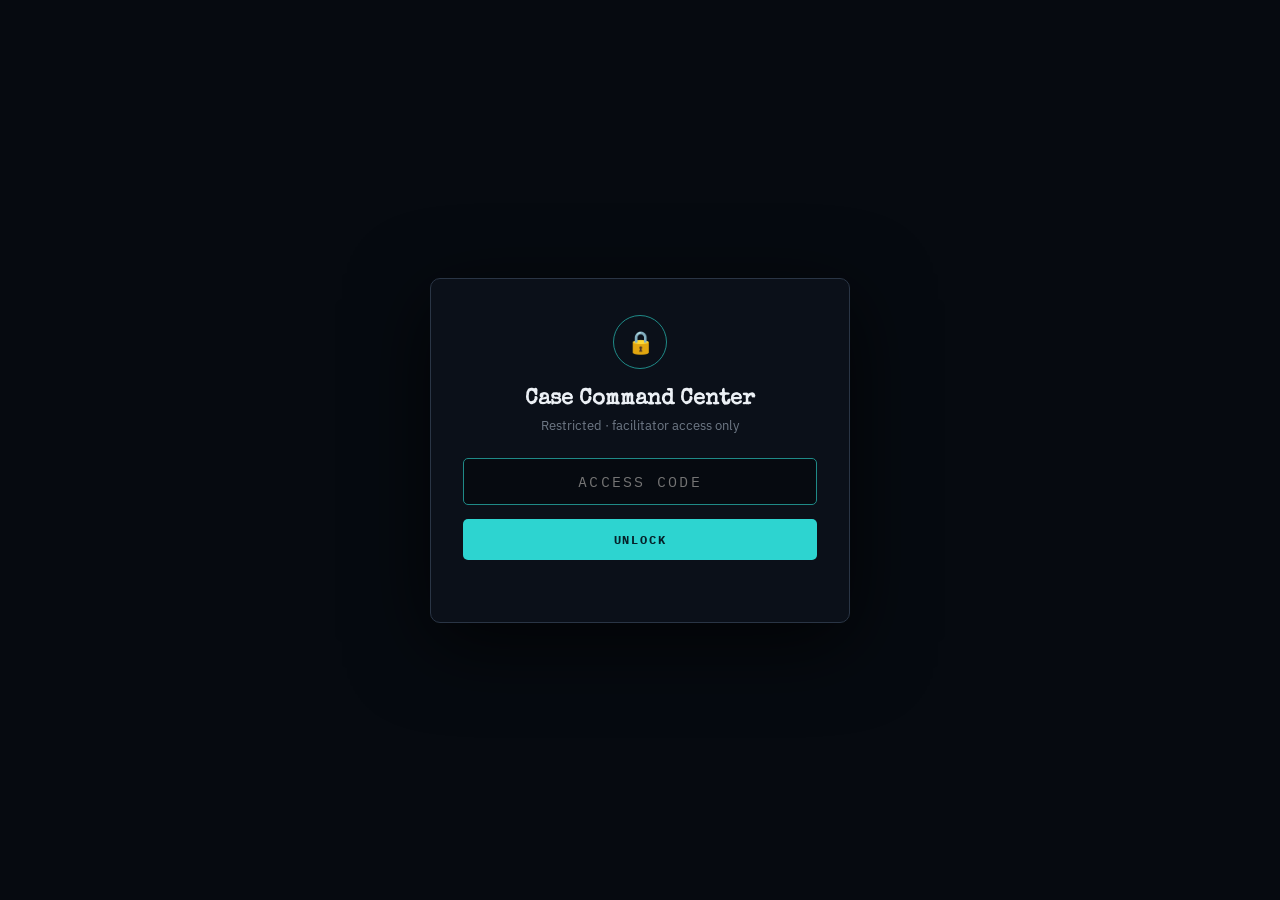
<file: src/main/resources/static/admin.html>
<!DOCTYPE html>
<html lang="en">
<head>
<meta charset="UTF-8">
<meta name="viewport" content="width=device-width, initial-scale=1.0">
<title>Case Command Center — SignalPursuits Admin</title>
<link rel="preconnect" href="https://fonts.googleapis.com">
<link rel="preconnect" href="https://fonts.gstatic.com" crossorigin>
<link href="https://fonts.googleapis.com/css2?family=IBM+Plex+Mono:wght@400;500;600&family=IBM+Plex+Sans:wght@400;500;600;700&family=IBM+Plex+Serif:wght@500;600&family=Special+Elite&display=swap" rel="stylesheet">
<script src="data.js"></script>
<style>
  :root{
    --bg:#060a10; --bg-1:#0b1019; --bg-2:#111722; --bg-3:#1a2230;
    --line:#1f2836; --line-2:#2a3545;
    --accent:#2dd4d0; --accent-bright:#6ef0ed; --accent-dim:#1f8a87;
    --red:#e84a5c; --green:#6fb78a; --amber:#d9b06a; --gold:#d9b06a;
    --txt:#ecf0f5; --txt-2:#b0b8c4; --txt-dim:#6f7986; --txt-faint:#4a5260;
    --mono:'IBM Plex Mono',ui-monospace,Menlo,monospace;
    --sans:'IBM Plex Sans',-apple-system,system-ui,sans-serif;
    --serif:'IBM Plex Serif',Georgia,serif;
    --type:'Special Elite','IBM Plex Mono',monospace;
  }
  *{box-sizing:border-box;}
  html,body{margin:0;background:var(--bg);color:var(--txt);font-family:var(--sans);font-size:14px;}
  body::before{content:'';position:fixed;inset:0;pointer-events:none;z-index:0;
    background:
      radial-gradient(ellipse 80% 50% at 50% -10%, rgba(45,212,208,.05), transparent 55%),
      linear-gradient(180deg,#070c13,#060a10);}
  .wrap{position:relative;z-index:1;max-width:1480px;margin:0 auto;padding:28px 30px 80px;}

  /* Lock screen */
  .lock{position:fixed;inset:0;z-index:50;display:grid;place-items:center;background:var(--bg);}
  .lock-card{width:min(420px,92%);background:var(--bg-1);border:1px solid var(--line-2);border-radius:10px;padding:36px 32px;text-align:center;box-shadow:0 20px 80px rgba(0,0,0,.7);}
  .lock-badge{width:54px;height:54px;border-radius:50%;border:1px solid var(--accent-dim);color:var(--accent);display:grid;place-items:center;margin:0 auto 20px;font-size:22px;}
  .lock h1{font-family:var(--type);font-size:22px;margin:0 0 6px;}
  .lock p{color:var(--txt-dim);font-size:13px;margin:0 0 24px;}
  .lock input{width:100%;background:var(--bg);border:1px solid var(--line-2);color:var(--txt);font-family:var(--mono);font-size:15px;letter-spacing:.15em;text-align:center;padding:13px;border-radius:5px;outline:none;}
  .lock input:focus{border-color:var(--accent-dim);}
  .lock button{margin-top:14px;width:100%;background:var(--accent);color:#06222a;border:0;font-family:var(--mono);font-weight:700;letter-spacing:.15em;text-transform:uppercase;font-size:12px;padding:13px;border-radius:5px;cursor:pointer;}
  .lock .err{color:var(--red);font-family:var(--mono);font-size:11px;margin-top:12px;min-height:14px;letter-spacing:.05em;}

  /* Header */
  .head{display:flex;align-items:flex-end;justify-content:space-between;flex-wrap:wrap;gap:14px;margin-bottom:26px;}
  .head h1{font-family:var(--type);font-size:26px;margin:0;color:var(--txt);font-weight:400;line-height:1.15;}
  .head h1 .a{color:var(--accent);}
  .head .meta{font-family:var(--mono);font-size:12px;color:var(--txt-dim);margin-top:10px;letter-spacing:.04em;}
  .head .meta .live{color:var(--green);}
  .head .meta b{color:var(--txt-2);font-weight:500;}

  /* Stat cards */
  .stats{display:grid;grid-template-columns:repeat(4,1fr);gap:14px;margin-bottom:14px;}
  .card{background:var(--bg-1);border:1px solid var(--line);border-radius:10px;padding:18px 20px;}
  .card .l{font-family:var(--mono);font-size:10px;letter-spacing:.2em;text-transform:uppercase;color:var(--txt-dim);}
  .card .v{font-size:38px;font-weight:700;line-height:1.1;margin-top:8px;font-family:var(--serif);}
  .card.accent .v{color:var(--accent);}
  .card.green .v{color:var(--green);}
  .card.amber .v{color:var(--amber);}

  .tiers{display:grid;grid-template-columns:1.4fr repeat(4,1fr) 1fr;gap:14px;margin-bottom:22px;}
  .tcard{background:var(--bg-1);border:1px solid var(--line);border-radius:10px;padding:14px 16px;}
  .tcard .l{font-family:var(--mono);font-size:9px;letter-spacing:.18em;text-transform:uppercase;color:var(--txt-dim);}
  .tcard .v{font-size:26px;font-weight:700;margin-top:6px;font-family:var(--serif);}
  .tcard .s{font-family:var(--mono);font-size:10px;color:var(--txt-dim);margin-top:2px;}
  .tcard.lead{border-color:var(--accent-dim);}
  .tcard.lead .v{color:var(--accent);}
  .tcard.confirmed .v{color:var(--green);} .tcard.confirmed .l{color:var(--green);}
  .tcard.probable .v{color:var(--accent);}
  .tcard.inconclusive .v{color:var(--amber);}
  .tcard.insufficient .v{color:var(--txt-2);}
  .tcard.meet .v{color:var(--accent);}

  /* Actions */
  .actions{display:flex;gap:10px;flex-wrap:wrap;margin-bottom:24px;align-items:center;}
  .btn{background:var(--bg-2);border:1px solid var(--line-2);color:var(--txt);font-family:var(--mono);font-size:11px;letter-spacing:.1em;text-transform:uppercase;padding:10px 16px;border-radius:5px;cursor:pointer;display:inline-flex;align-items:center;gap:8px;}
  .btn:hover{border-color:var(--accent-dim);background:var(--bg-3);}
  .btn.primary{background:var(--accent);color:#06222a;border-color:var(--accent);font-weight:700;}
  .btn.primary:hover{background:var(--accent-bright);}
  .toggle{margin-left:auto;display:inline-flex;align-items:center;gap:9px;font-family:var(--mono);font-size:11px;color:var(--txt-dim);letter-spacing:.08em;text-transform:uppercase;cursor:pointer;}
  .switch{width:38px;height:20px;border-radius:11px;background:var(--bg-3);border:1px solid var(--line-2);position:relative;transition:.2s;}
  .switch::after{content:'';position:absolute;top:1px;left:1px;width:16px;height:16px;border-radius:50%;background:var(--txt-dim);transition:.2s;}
  .toggle.on .switch{background:rgba(45,212,208,.25);border-color:var(--accent-dim);}
  .toggle.on .switch::after{left:19px;background:var(--accent);}

  /* Panels */
  .panel{background:var(--bg-1);border:1px solid var(--line);border-radius:12px;padding:22px 24px;margin-bottom:22px;}
  .panel h2{font-family:var(--mono);font-size:11px;letter-spacing:.2em;text-transform:uppercase;color:var(--accent);margin:0 0 18px;display:flex;align-items:center;gap:9px;}

  /* Leaderboard */
  .lb-row{display:grid;grid-template-columns:54px 70px 1fr auto;align-items:center;gap:18px;padding:14px 0;border-bottom:1px solid var(--line);}
  .lb-row:last-child{border-bottom:0;}
  .lb-rank{font-family:var(--type);font-size:22px;}
  .lb-row:nth-child(1) .lb-rank{color:var(--accent);}
  .lb-team{font-family:var(--mono);font-size:18px;font-weight:600;}
  .lb-meta{display:flex;flex-direction:column;gap:3px;}
  .lb-meta .nm{font-size:13px;color:var(--txt-2);}
  .lb-meta .pts{font-family:var(--mono);font-size:11px;color:var(--green);}
  .lb-tags{display:flex;flex-wrap:wrap;gap:6px;justify-content:flex-end;max-width:520px;}
  .tag{font-family:var(--mono);font-size:10px;letter-spacing:.06em;padding:4px 9px;border-radius:11px;border:1px solid var(--line-2);color:var(--txt-2);background:var(--bg-2);white-space:nowrap;}
  .tag.lit{border-color:var(--accent-dim);color:var(--accent);}
  .tag.meet{border-color:var(--green);color:var(--green);}
  .tag.tier{border-color:var(--amber);color:var(--amber);}

  /* Table */
  table{width:100%;border-collapse:collapse;}
  thead th{font-family:var(--mono);font-size:9.5px;letter-spacing:.14em;text-transform:uppercase;color:var(--txt-dim);font-weight:400;text-align:left;padding:0 14px 12px;border-bottom:1px solid var(--line-2);}
  tbody td{padding:13px 14px;border-bottom:1px solid var(--line);font-size:13px;vertical-align:middle;}
  tbody tr:hover{background:var(--bg-2);}
  .rank{font-family:var(--type);font-size:16px;color:var(--txt-dim);}
  .team{font-family:var(--mono);font-weight:600;font-size:15px;display:flex;align-items:center;gap:8px;}
  .live-dot{width:7px;height:7px;border-radius:50%;background:var(--green);box-shadow:0 0 8px var(--green);}
  .demo-dot{width:7px;height:7px;border-radius:50%;background:var(--txt-faint);}
  .stage{font-family:var(--mono);font-size:11px;color:var(--txt-2);letter-spacing:.04em;}
  .stage.done{color:var(--green);}
  .scorecell{font-family:var(--mono);}
  .scorecell .m{color:var(--txt-faint);font-size:11px;}
  .total{font-family:var(--mono);font-weight:700;font-size:15px;}
  .pill{font-family:var(--mono);font-size:10px;letter-spacing:.1em;text-transform:uppercase;padding:3px 9px;border-radius:4px;border:1px solid var(--line-2);color:var(--txt-2);}
  .pill.confirmed{border-color:var(--green);color:var(--green);}
  .pill.probable{border-color:var(--accent-dim);color:var(--accent);}
  .pill.inconclusive{border-color:var(--amber);color:var(--amber);}
  .pill.insufficient{border-color:var(--line-2);color:var(--txt-dim);}
  .deal{font-family:var(--mono);color:var(--accent);}
  .meet-y{color:var(--green);} .meet-n{color:var(--txt-faint);}
  .upd{font-family:var(--mono);font-size:11px;color:var(--txt-dim);}

  /* Modal */
  .veil{position:fixed;inset:0;z-index:40;background:rgba(0,0,0,.7);backdrop-filter:blur(4px);display:grid;place-items:center;padding:40px;}
  .modal{background:var(--bg-1);border:1px solid var(--line-2);border-radius:10px;max-width:560px;width:100%;max-height:84vh;overflow:auto;padding:26px 28px;box-shadow:0 20px 80px rgba(0,0,0,.7);}
  .modal h3{font-family:var(--type);font-size:20px;margin:0 0 4px;}
  .modal .sub{color:var(--txt-dim);font-size:12px;margin-bottom:18px;}
  .modal .x{float:right;background:none;border:0;color:var(--txt-dim);font-size:22px;cursor:pointer;}
  .code-row{display:flex;align-items:center;justify-content:space-between;padding:11px 0;border-bottom:1px solid var(--line);}
  .code-row .t{font-family:var(--mono);font-size:14px;}
  .code-row .c{font-family:var(--mono);font-size:16px;letter-spacing:.25em;color:var(--accent);}

  .empty{color:var(--txt-dim);font-size:13px;text-align:center;padding:30px;font-family:var(--mono);}
  @media (max-width:1100px){.stats{grid-template-columns:repeat(2,1fr);}.tiers{grid-template-columns:repeat(3,1fr);}.lb-tags{display:none;}}
</style>
</head>
<body>
<div id="lock" class="lock">
  <div class="lock-card">
    <div class="lock-badge">🔒</div>
    <h1>Case Command Center</h1>
    <p>Restricted · facilitator access only</p>
    <input id="pw" type="password" placeholder="ACCESS CODE" autocomplete="off" />
    <button id="pwbtn">Unlock</button>
    <div class="err" id="pwerr"></div>
  </div>
</div>

<div class="wrap" id="app" style="display:none">
  <div class="head">
    <div>
      <h1>Case Command Center <span class="a">— SignalPursuits Ops</span></h1>
      <div class="meta"><b id="teamCount">0</b> teams registered · <span class="live">● live</span> · last refresh <b id="refreshTime">—</b></div>
    </div>
  </div>

  <div class="stats" id="stats"></div>
  <div class="tiers" id="tierStats"></div>

  <div class="actions">
    <button class="btn" id="csvBtn">⬇ Export CSV</button>
    <button class="btn" id="codeBtn">🔑 Phase 2 Access Codes</button>
    <button class="btn primary" id="refreshBtn">⟳ Refresh</button>
    <div class="toggle on" id="demoToggle"><span class="switch"></span> Demo data</div>
  </div>

  <div class="panel">
    <h2>◆ Top Performers</h2>
    <div id="leaderboard"></div>
  </div>

  <div class="panel">
    <h2>▦ Live Team Tracker</h2>
    <div style="overflow-x:auto">
      <table>
        <thead><tr>
          <th>#</th><th>Team</th><th>Stage</th><th>Contact</th>
          <th>Phase 1</th><th>Discovery</th><th>Total</th><th>Tier</th><th>Deal</th><th>Meeting</th><th>Last Update</th>
        </tr></thead>
        <tbody id="tbody"></tbody>
      </table>
    </div>
  </div>
</div>

<div id="modalRoot"></div>

<script>
(function(){
  const ADMIN_PASSCODE = "MERIDIAN-OPS";   // change me to rotate access

  const D = window.HEIST_DATA;
  const TIERS = D.SCORING.tiers;
  const PERSONAS = D.PERSONAS.filter(p=>p.level!=="decoy");

  // ───────── Data: real feed + simulated demo teams ─────────
  let demoOn = true;
  let demoTeams = {};
  const STAGES_FLOW = ["Investigation","Hypothesis","Persons of Interest","Outreach","Cold Call","Phase 1 Filed","Contact Review","Pre-Call Plan","Discovery Call","Recommendation","Findings"];

  function tierFor(total){ return (TIERS.find(t=>total>=t.threshold)||TIERS[TIERS.length-1]); }
  function rid(n){ return Math.floor(Math.random()*n); }
  function pick(a){ return a[rid(a.length)]; }

  function makeDemoTeam(){
    const finished = Math.random()<0.55;
    const persona = pick(PERSONAS);
    let phase1 = 120+rid(280);
    let phase2 = finished ? 80+rid(270) : (Math.random()<0.5? rid(180):0);
    const stageIdx = finished ? STAGES_FLOW.length-1 : rid(STAGES_FLOW.length-1);
    if(!finished) phase2 = stageIdx<6 ? 0 : rid(180);
    const total = phase1+phase2;
    return {
      teamId: String(100+rid(900)),
      stage: STAGES_FLOW[stageIdx],
      finished,
      persona: persona.name, personaTier: persona.level,
      phase1, phase1Max:400, phase2, phase2Max:350, total,
      tier: finished? tierFor(total).name : "—",
      deal: finished? tierFor(total).deal : "—",
      meetingEarned: Math.random()<0.6,
      ice:{ implication: rid(100), champion: rid(100), economicBuyer: rid(100) },
      updated: Date.now()-rid(900000), startedAt: Date.now()-rid(3600000),
      _demo:true,
    };
  }
  function seedDemo(n){ demoTeams={}; for(let i=0;i<n;i++){ const t=makeDemoTeam(); demoTeams[t.teamId]=t; } }

  function realTeams(){ try{ return JSON.parse(localStorage.getItem("cf-teams")||"{}"); }catch(e){ return {}; } }

  function allTeams(){
    const real = realTeams();
    const merged = {};
    if(demoOn) Object.assign(merged, demoTeams);
    Object.assign(merged, real); // real overrides demo on id collision
    Object.keys(real).forEach(k=>{ merged[k]._demo=false; });
    return Object.values(merged);
  }

  // ───────── Render ─────────
  function fmtAgo(ts){ const s=Math.floor((Date.now()-ts)/1000); if(s<60)return s+"s ago"; if(s<3600)return Math.floor(s/60)+"m ago"; return Math.floor(s/3600)+"h ago"; }

  function render(){
    const teams = allTeams().sort((a,b)=>b.total-a.total);
    const finished = teams.filter(t=>t.finished);
    const inProg = teams.filter(t=>!t.finished);
    const avg = teams.length? Math.round(teams.reduce((s,t)=>s+t.total,0)/teams.length):0;
    const leader = teams[0];
    const meetings = teams.filter(t=>t.meetingEarned).length;
    const countBy = name => finished.filter(t=>t.tier===name).length;

    document.getElementById("teamCount").textContent = teams.length;
    document.getElementById("refreshTime").textContent = new Date().toLocaleTimeString();

    document.getElementById("stats").innerHTML = [
      ["Teams Registered", teams.length, ""],
      ["In Progress", inProg.length, "accent"],
      ["Finished", finished.length, "green"],
      ["Avg Score", avg, ""],
    ].map(([l,v,c])=>`<div class="card ${c}"><div class="l">${l}</div><div class="v">${v}</div></div>`).join("");

    document.getElementById("tierStats").innerHTML = `
      <div class="tcard lead"><div class="l">Leader</div><div class="v">${leader?("#"+leader.teamId):"—"}</div><div class="s">${leader?leader.total+" pts":""}</div></div>
      <div class="tcard confirmed"><div class="l">Confirmed</div><div class="v">${countBy("Confirmed")}</div></div>
      <div class="tcard probable"><div class="l">Probable</div><div class="v">${countBy("Probable")}</div></div>
      <div class="tcard inconclusive"><div class="l">Inconclusive</div><div class="v">${countBy("Inconclusive")}</div></div>
      <div class="tcard insufficient"><div class="l">Insufficient</div><div class="v">${countBy("Insufficient")}</div></div>
      <div class="tcard meet"><div class="l">Meetings Earned</div><div class="v">${meetings}</div></div>`;

    // Leaderboard top 3
    document.getElementById("leaderboard").innerHTML = teams.slice(0,3).map((t,i)=>{
      const tags=[];
      if(t.ice.implication>=60) tags.push('<span class="tag lit">Implication</span>');
      if(t.ice.champion>=60) tags.push('<span class="tag lit">Champion</span>');
      if(t.ice.economicBuyer>=60) tags.push('<span class="tag lit">Economic Buyer</span>');
      if(t.meetingEarned) tags.push('<span class="tag meet">Meeting Earned</span>');
      if(t.finished) tags.push(`<span class="tag tier">${t.tier} · ${t.deal}</span>`);
      return `<div class="lb-row">
        <div class="lb-rank">#${i+1}</div>
        <div class="lb-team">${t.teamId}</div>
        <div class="lb-meta"><span class="nm">${t.persona}</span><span class="pts">${t.total} pts · ${t.stage}</span></div>
        <div class="lb-tags">${tags.join("")||'<span class="tag">In progress</span>'}</div>
      </div>`;
    }).join("") || '<div class="empty">No teams yet.</div>';

    // Table
    document.getElementById("tbody").innerHTML = teams.map((t,i)=>`
      <tr>
        <td class="rank">${i+1}</td>
        <td><div class="team"><span class="${t._demo?'demo-dot':'live-dot'}"></span>${t.teamId}</div></td>
        <td><span class="stage ${t.finished?'done':''}">${t.finished?'✓ ':''}${t.stage}</span></td>
        <td>${t.persona}</td>
        <td class="scorecell">${t.phase1}<span class="m">/${t.phase1Max}</span></td>
        <td class="scorecell">${t.phase2}<span class="m">/${t.phase2Max}</span></td>
        <td class="total">${t.total}</td>
        <td>${t.finished?`<span class="pill ${t.tier.toLowerCase()}">${t.tier}</span>`:'<span class="pill">—</span>'}</td>
        <td class="deal">${t.deal}</td>
        <td>${t.meetingEarned?'<span class="meet-y">✓ yes</span>':'<span class="meet-n">—</span>'}</td>
        <td class="upd">${fmtAgo(t.updated)}</td>
      </tr>`).join("") || '<tr><td colspan="11" class="empty">No teams yet — start a game (or enable Demo data).</td></tr>';
  }

  // ───────── Access code generator (mirrors the game) ─────────
  function accessCode(teamId, quality){
    const seed=(teamId||"TEAM")+":"+(quality||50);
    let h=0; for(let i=0;i<seed.length;i++) h=((h<<5)-h+seed.charCodeAt(i))|0;
    const chars="ABCDEFGHJKLMNPQRSTUVWXYZ234679"; let out="",n=Math.abs(h);
    for(let i=0;i<6;i++){ out+=chars[n%chars.length]; n=Math.floor(n/chars.length)+17*(i+1); }
    return out;
  }
  function showCodes(){
    const teams=allTeams().filter(t=>STAGES_FLOW.indexOf(t.stage)>=5).sort((a,b)=>a.teamId-b.teamId);
    const rows=teams.map(t=>`<div class="code-row"><span class="t">Team ${t.teamId}<span style="color:var(--txt-dim)"> · ${t.persona}</span></span><span class="c">${accessCode(t.teamId,t.ice.implication)}</span></div>`).join("")||'<div class="empty">No teams have cleared Phase 1 yet.</div>';
    document.getElementById("modalRoot").innerHTML=`<div class="veil" id="veil"><div class="modal"><button class="x" id="mx">×</button><h3>Phase 2 Access Codes</h3><div class="sub">Re-entry codes for teams that cleared Phase 1.</div>${rows}</div></div>`;
    document.getElementById("mx").onclick=()=>document.getElementById("modalRoot").innerHTML="";
    document.getElementById("veil").onclick=e=>{ if(e.target.id==="veil") document.getElementById("modalRoot").innerHTML=""; };
  }

  function exportCSV(){
    const teams=allTeams().sort((a,b)=>b.total-a.total);
    const head=["Rank","Team","Stage","Contact","Phase1","Phase2","Total","Tier","Deal","MeetingEarned","Source"];
    const rows=teams.map((t,i)=>[i+1,t.teamId,t.stage,t.persona,t.phase1,t.phase2,t.total,t.tier,t.deal,t.meetingEarned?"yes":"no",t._demo?"demo":"live"]);
    const csv=[head,...rows].map(r=>r.map(c=>`"${String(c).replace(/"/g,'""')}"`).join(",")).join("\n");
    const blob=new Blob([csv],{type:"text/csv"}); const a=document.createElement("a");
    a.href=URL.createObjectURL(blob); a.download="case-command-"+new Date().toISOString().slice(0,10)+".csv"; a.click();
  }

  // ───────── Boot + live updates ─────────
  function boot(){
    seedDemo(16);
    render();
    document.getElementById("refreshBtn").onclick=render;
    document.getElementById("csvBtn").onclick=exportCSV;
    document.getElementById("codeBtn").onclick=showCodes;
    const dt=document.getElementById("demoToggle");
    dt.onclick=()=>{ demoOn=!demoOn; dt.classList.toggle("on",demoOn); render(); };

    // live: react to game telemetry
    try{ const ch=new BroadcastChannel("cf-admin"); ch.onmessage=()=>render(); }catch(e){}
    window.addEventListener("storage",e=>{ if(e.key==="cf-teams") render(); });

    // demo drift: nudge a few demo teams every 5s so the board feels live
    setInterval(()=>{
      if(!demoOn) { render(); return; }
      const ids=Object.keys(demoTeams);
      for(let k=0;k<3 && ids.length;k++){
        const t=demoTeams[pick(ids)];
        if(t.finished) continue;
        const i=STAGES_FLOW.indexOf(t.stage);
        if(i<STAGES_FLOW.length-1 && Math.random()<0.5){
          t.stage=STAGES_FLOW[i+1];
          if(i+1<6) t.phase1=Math.min(400,t.phase1+rid(40));
          else { t.phase2=Math.min(350,t.phase2+rid(50)); }
          if(t.stage==="Findings"){ t.finished=true; t.total=t.phase1+t.phase2; t.tier=tierFor(t.total).name; t.deal=tierFor(t.total).deal; }
          else t.total=t.phase1+t.phase2;
          t.updated=Date.now();
        }
      }
      render();
    },5000);
  }

  // ───────── Access control (client-side gate; not linked from the game) ─────────
  function unlock(){ document.getElementById("lock").style.display="none"; document.getElementById("app").style.display="block"; boot(); }
  const qsKey = new URLSearchParams(location.search).get("key");
  if (qsKey === ADMIN_PASSCODE || sessionStorage.getItem("cf-admin-auth") === ADMIN_PASSCODE) {
    sessionStorage.setItem("cf-admin-auth", ADMIN_PASSCODE); unlock();
  } else {
    const pw=document.getElementById("pw"), btn=document.getElementById("pwbtn"), err=document.getElementById("pwerr");
    const tryUnlock=()=>{ if(pw.value.trim()===ADMIN_PASSCODE){ sessionStorage.setItem("cf-admin-auth",ADMIN_PASSCODE); unlock(); } else { err.textContent="Incorrect code."; pw.value=""; } };
    btn.onclick=tryUnlock; pw.onkeydown=e=>{ if(e.key==="Enter") tryUnlock(); }; pw.focus();
  }
})();
</script>
</body>
</html>
</file>
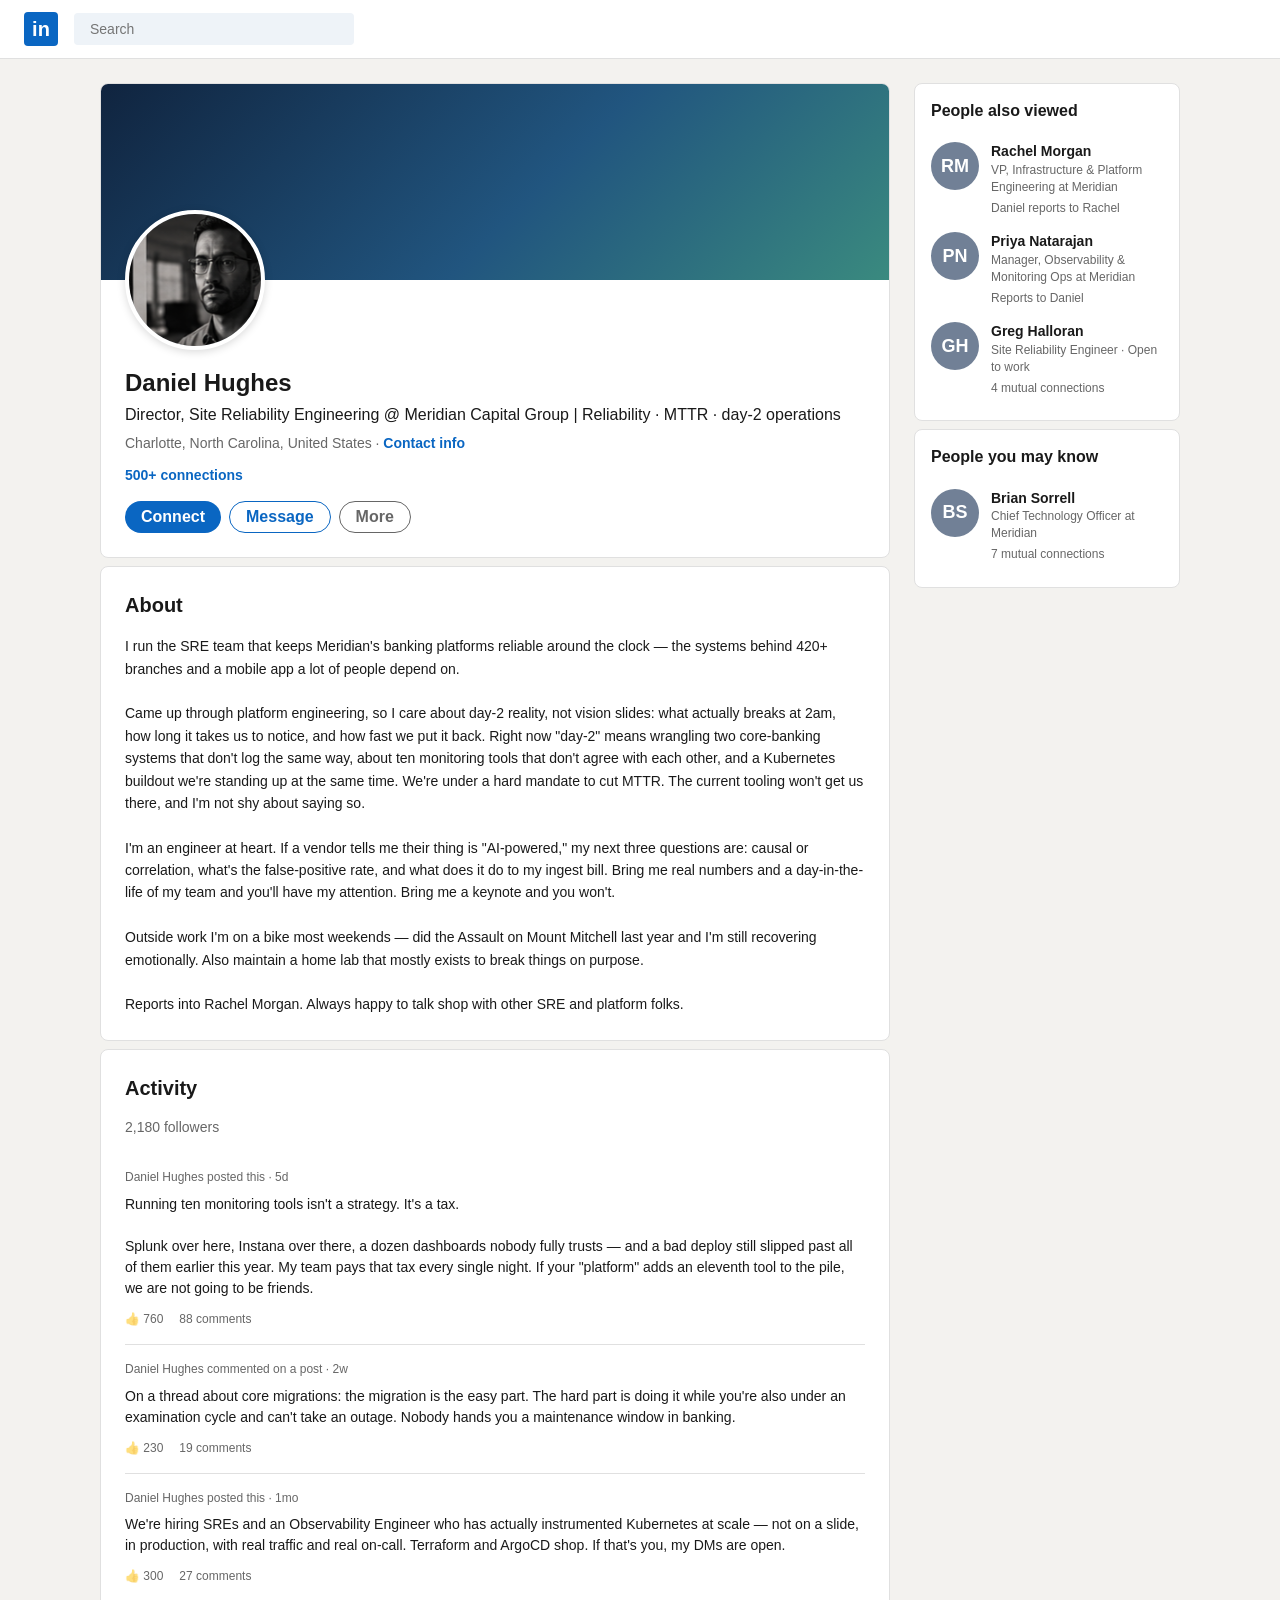
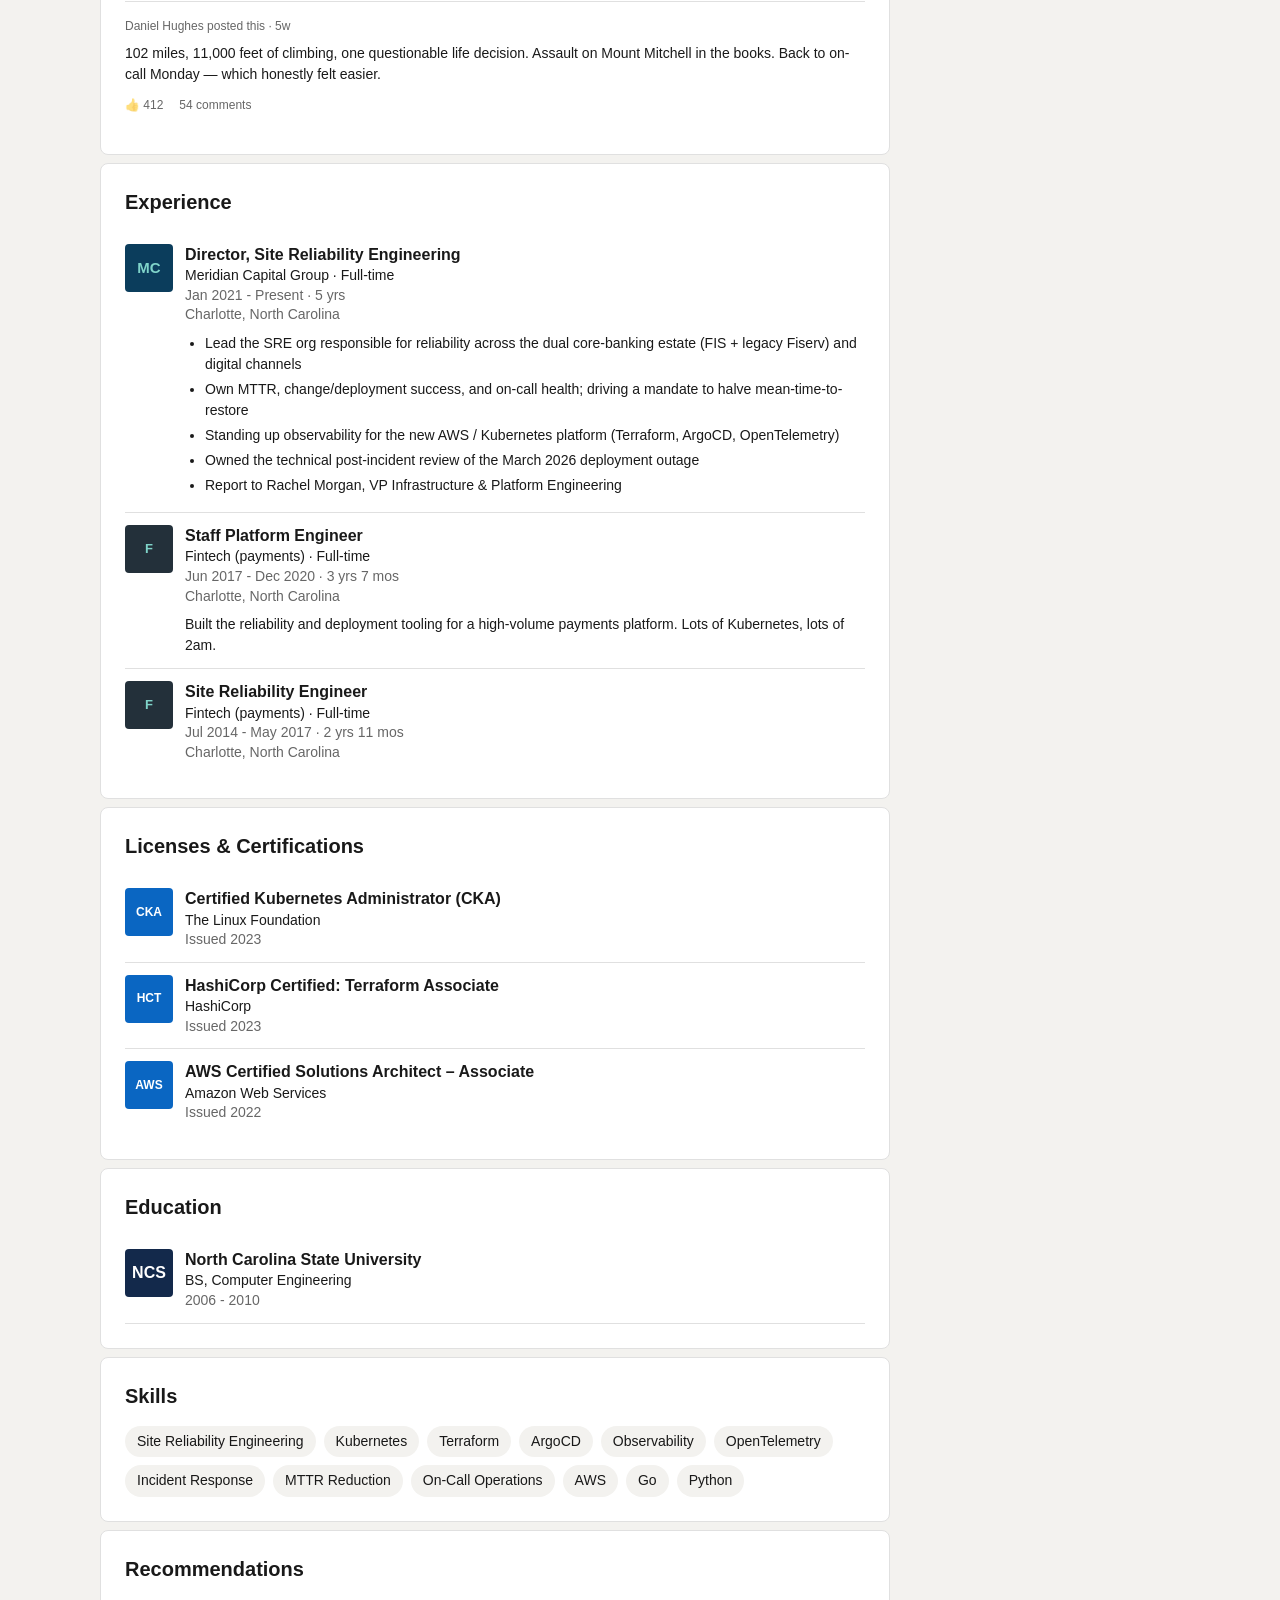
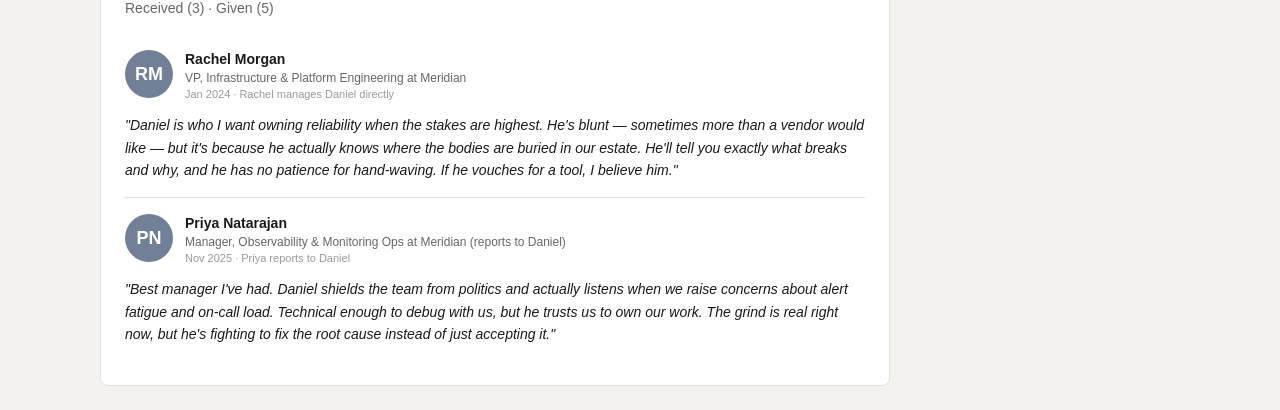
<file: src/main/resources/static/assets/daniel-linkedin.html>
<!DOCTYPE html>
<html lang="en">
<head>
<meta charset="UTF-8">
<meta name="viewport" content="width=device-width, initial-scale=1.0">
<title>Daniel Hughes - LinkedIn</title>
<style>
  *{margin:0;padding:0;box-sizing:border-box;}
  body{font-family:-apple-system,BlinkMacSystemFont,'Segoe UI',Roboto,Oxygen,Ubuntu,sans-serif;background:#f3f2ef;color:#000000e6;line-height:1.4;}
  .header-bar{background:#fff;border-bottom:1px solid #e0e0e0;padding:12px 24px;display:flex;align-items:center;gap:16px;position:sticky;top:0;z-index:100;}
  .linkedin-logo{width:34px;height:34px;background:#0a66c2;border-radius:4px;display:flex;align-items:center;justify-content:center;color:#fff;font-weight:bold;font-size:20px;flex-shrink:0;}
  .search-bar{background:#eef3f8;border-radius:4px;padding:8px 16px;width:280px;border:none;font-size:14px;}
  .container{max-width:1128px;margin:24px auto;display:grid;grid-template-columns:790px 1fr;gap:24px;padding:0 24px;}
  .main-content{display:flex;flex-direction:column;gap:8px;}
  .card{background:#fff;border-radius:8px;border:1px solid #e0e0e0;overflow:hidden;}
  .profile-header{position:relative;}
  .banner{height:196px;background:linear-gradient(135deg,#10243f 0%,#21557f 55%,#3a8a7f 100%);}
  .profile-photo{width:140px;height:140px;border-radius:50%;border:4px solid #fff;overflow:hidden;flex-shrink:0;position:relative;z-index:10;box-shadow:0 2px 8px rgba(0,0,0,.15);margin:-70px 0 16px 24px;background:#e9eef3;}
  .profile-photo img{width:100%;height:100%;object-fit:cover;}
  .profile-info{padding:0 24px 24px;}
  .profile-name{font-size:24px;font-weight:600;}
  .profile-headline{font-size:16px;margin-top:4px;font-weight:400;}
  .profile-location{font-size:14px;color:#00000099;margin-top:8px;}
  .profile-location a{color:#0a66c2;text-decoration:none;font-weight:600;}
  .connections{font-size:14px;color:#0a66c2;font-weight:600;margin-top:12px;}
  .action-buttons{display:flex;gap:8px;margin-top:16px;}
  .btn{padding:6px 16px;border-radius:24px;font-size:16px;font-weight:600;cursor:pointer;border:none;}
  .btn-primary{background:#0a66c2;color:#fff;}
  .btn-secondary{background:transparent;color:#0a66c2;border:1px solid #0a66c2;}
  .btn-tertiary{background:transparent;color:#00000099;border:1px solid #00000099;}
  .section{padding:24px;}
  .section-title{font-size:20px;font-weight:600;margin-bottom:16px;}
  .about-text{font-size:14px;line-height:1.6;white-space:pre-line;}
  .experience-item,.cert-item,.education-item{display:flex;gap:12px;padding:12px 0;border-bottom:1px solid #e0e0e0;}
  .experience-item:last-child,.cert-item:last-child{border-bottom:none;}
  .company-logo,.school-logo,.cert-logo{width:48px;height:48px;min-width:48px;border-radius:4px;display:flex;align-items:center;justify-content:center;font-weight:bold;flex-shrink:0;}
  .logo-mcg{background:#0b3d5c;color:#7fd3c9;font-size:15px;}
  .logo-fin{background:#23303a;color:#7fd3c9;font-size:13px;}
  .school-logo{background:#13294b;color:#fff;font-size:16px;}
  .cert-logo{background:#0a66c2;color:#fff;font-size:12px;}
  .exp-details h3{font-size:16px;font-weight:600;}
  .exp-details .company,.exp-details .duration,.exp-details .location{font-size:14px;}
  .exp-details .duration,.exp-details .location{color:#00000099;}
  .exp-details .description{font-size:14px;margin-top:8px;line-height:1.5;}
  .exp-details .description ul{margin-top:8px;padding-left:20px;}
  .exp-details .description li{margin-bottom:4px;}
  .skills-grid{display:flex;flex-wrap:wrap;gap:8px;}
  .skill-tag{background:#f3f2ef;padding:6px 12px;border-radius:16px;font-size:14px;}
  .activity-item{padding:16px 0;border-bottom:1px solid #e0e0e0;}
  .activity-item:last-child{border-bottom:none;}
  .activity-meta{font-size:12px;color:#00000099;margin-bottom:8px;}
  .activity-content{font-size:14px;line-height:1.5;white-space:pre-line;}
  .activity-engagement{display:flex;gap:16px;margin-top:12px;font-size:12px;color:#00000099;}
  .sidebar{display:flex;flex-direction:column;gap:8px;}
  .sidebar-card{background:#fff;border-radius:8px;border:1px solid #e0e0e0;padding:16px;}
  .sidebar-title{font-size:16px;font-weight:600;margin-bottom:12px;}
  .similar-profile{display:flex;gap:12px;padding:8px 0;align-items:flex-start;}
  .similar-avatar{width:48px;height:48px;min-width:48px;border-radius:50%;background:#718096;display:flex;align-items:center;justify-content:center;color:#fff;font-weight:600;font-size:18px;flex-shrink:0;}
  .similar-info h4{font-size:14px;font-weight:600;}
  .similar-info p{font-size:12px;color:#00000099;}
  .mutual{font-size:12px;color:#00000099;margin-top:4px;}
  .recommendation{padding:16px 0;border-bottom:1px solid #e0e0e0;}
  .recommendation:last-child{border-bottom:none;}
  .rec-header{display:flex;gap:12px;margin-bottom:12px;align-items:flex-start;}
  .rec-avatar{width:48px;height:48px;min-width:48px;border-radius:50%;background:#718096;display:flex;align-items:center;justify-content:center;color:#fff;font-weight:600;font-size:18px;flex-shrink:0;}
  .rec-info h4{font-size:14px;font-weight:600;}
  .rec-info p{font-size:12px;color:#00000099;}
  .rec-text{font-size:14px;line-height:1.6;font-style:italic;}
  @media (max-width:1200px){.container{grid-template-columns:1fr;max-width:800px;}}
</style>
</head>
<body>
  <div class="header-bar"><div class="linkedin-logo">in</div><input type="text" class="search-bar" placeholder="Search" disabled></div>
  <div class="container">
    <div class="main-content">

      <div class="card profile-header">
        <div class="banner"></div>
        <div class="profile-photo"><img src="face-daniel.png" alt="Daniel Hughes"></div>
        <div class="profile-info">
          <h1 class="profile-name">Daniel Hughes</h1>
          <p class="profile-headline">Director, Site Reliability Engineering @ Meridian Capital Group | Reliability · MTTR · day-2 operations</p>
          <p class="profile-location">Charlotte, North Carolina, United States · <a href="#">Contact info</a></p>
          <p class="connections">500+ connections</p>
          <div class="action-buttons">
            <button class="btn btn-primary">Connect</button>
            <button class="btn btn-secondary">Message</button>
            <button class="btn btn-tertiary">More</button>
          </div>
        </div>
      </div>

      <div class="card"><div class="section">
        <h2 class="section-title">About</h2>
        <p class="about-text">I run the SRE team that keeps Meridian's banking platforms reliable around the clock — the systems behind 420+ branches and a mobile app a lot of people depend on.

Came up through platform engineering, so I care about day-2 reality, not vision slides: what actually breaks at 2am, how long it takes us to notice, and how fast we put it back. Right now "day-2" means wrangling two core-banking systems that don't log the same way, about ten monitoring tools that don't agree with each other, and a Kubernetes buildout we're standing up at the same time. We're under a hard mandate to cut MTTR. The current tooling won't get us there, and I'm not shy about saying so.

I'm an engineer at heart. If a vendor tells me their thing is "AI-powered," my next three questions are: causal or correlation, what's the false-positive rate, and what does it do to my ingest bill. Bring me real numbers and a day-in-the-life of my team and you'll have my attention. Bring me a keynote and you won't.

Outside work I'm on a bike most weekends — did the Assault on Mount Mitchell last year and I'm still recovering emotionally. Also maintain a home lab that mostly exists to break things on purpose.

Reports into Rachel Morgan. Always happy to talk shop with other SRE and platform folks.</p>
      </div></div>

      <div class="card"><div class="section">
        <h2 class="section-title">Activity</h2>
        <p style="font-size:14px;color:#00000099;margin-bottom:16px;">2,180 followers</p>
        <div class="activity-item">
          <p class="activity-meta">Daniel Hughes posted this · 5d</p>
          <p class="activity-content">Running ten monitoring tools isn't a strategy. It's a tax.

Splunk over here, Instana over there, a dozen dashboards nobody fully trusts — and a bad deploy still slipped past all of them earlier this year. My team pays that tax every single night. If your "platform" adds an eleventh tool to the pile, we are not going to be friends.</p>
          <div class="activity-engagement"><span>👍 760</span><span>88 comments</span></div>
        </div>
        <div class="activity-item">
          <p class="activity-meta">Daniel Hughes commented on a post · 2w</p>
          <p class="activity-content">On a thread about core migrations: the migration is the easy part. The hard part is doing it while you're also under an examination cycle and can't take an outage. Nobody hands you a maintenance window in banking.</p>
          <div class="activity-engagement"><span>👍 230</span><span>19 comments</span></div>
        </div>
        <div class="activity-item">
          <p class="activity-meta">Daniel Hughes posted this · 1mo</p>
          <p class="activity-content">We're hiring SREs and an Observability Engineer who has actually instrumented Kubernetes at scale — not on a slide, in production, with real traffic and real on-call. Terraform and ArgoCD shop. If that's you, my DMs are open.</p>
          <div class="activity-engagement"><span>👍 300</span><span>27 comments</span></div>
        </div>
        <div class="activity-item">
          <p class="activity-meta">Daniel Hughes posted this · 5w</p>
          <p class="activity-content">102 miles, 11,000 feet of climbing, one questionable life decision. Assault on Mount Mitchell in the books. Back to on-call Monday — which honestly felt easier.</p>
          <div class="activity-engagement"><span>👍 412</span><span>54 comments</span></div>
        </div>
      </div></div>

      <div class="card"><div class="section">
        <h2 class="section-title">Experience</h2>
        <div class="experience-item">
          <div class="company-logo logo-mcg">MC</div>
          <div class="exp-details">
            <h3>Director, Site Reliability Engineering</h3>
            <p class="company">Meridian Capital Group · Full-time</p>
            <p class="duration">Jan 2021 - Present · 5 yrs</p>
            <p class="location">Charlotte, North Carolina</p>
            <div class="description"><ul>
              <li>Lead the SRE org responsible for reliability across the dual core-banking estate (FIS + legacy Fiserv) and digital channels</li>
              <li>Own MTTR, change/deployment success, and on-call health; driving a mandate to halve mean-time-to-restore</li>
              <li>Standing up observability for the new AWS / Kubernetes platform (Terraform, ArgoCD, OpenTelemetry)</li>
              <li>Owned the technical post-incident review of the March 2026 deployment outage</li>
              <li>Report to Rachel Morgan, VP Infrastructure &amp; Platform Engineering</li>
            </ul></div>
          </div>
        </div>
        <div class="experience-item">
          <div class="company-logo logo-fin">F</div>
          <div class="exp-details">
            <h3>Staff Platform Engineer</h3>
            <p class="company">Fintech (payments) · Full-time</p>
            <p class="duration">Jun 2017 - Dec 2020 · 3 yrs 7 mos</p>
            <p class="location">Charlotte, North Carolina</p>
            <div class="description"><p>Built the reliability and deployment tooling for a high-volume payments platform. Lots of Kubernetes, lots of 2am.</p></div>
          </div>
        </div>
        <div class="experience-item">
          <div class="company-logo logo-fin">F</div>
          <div class="exp-details">
            <h3>Site Reliability Engineer</h3>
            <p class="company">Fintech (payments) · Full-time</p>
            <p class="duration">Jul 2014 - May 2017 · 2 yrs 11 mos</p>
            <p class="location">Charlotte, North Carolina</p>
          </div>
        </div>
      </div></div>

      <div class="card"><div class="section">
        <h2 class="section-title">Licenses &amp; Certifications</h2>
        <div class="cert-item"><div class="cert-logo">CKA</div><div class="exp-details"><h3>Certified Kubernetes Administrator (CKA)</h3><p class="company">The Linux Foundation</p><p class="duration">Issued 2023</p></div></div>
        <div class="cert-item"><div class="cert-logo">HCT</div><div class="exp-details"><h3>HashiCorp Certified: Terraform Associate</h3><p class="company">HashiCorp</p><p class="duration">Issued 2023</p></div></div>
        <div class="cert-item"><div class="cert-logo">AWS</div><div class="exp-details"><h3>AWS Certified Solutions Architect – Associate</h3><p class="company">Amazon Web Services</p><p class="duration">Issued 2022</p></div></div>
      </div></div>

      <div class="card"><div class="section">
        <h2 class="section-title">Education</h2>
        <div class="education-item"><div class="school-logo">NCS</div><div class="exp-details"><h3>North Carolina State University</h3><p class="company">BS, Computer Engineering</p><p class="duration">2006 - 2010</p></div></div>
      </div></div>

      <div class="card"><div class="section">
        <h2 class="section-title">Skills</h2>
        <div class="skills-grid">
          <span class="skill-tag">Site Reliability Engineering</span><span class="skill-tag">Kubernetes</span><span class="skill-tag">Terraform</span><span class="skill-tag">ArgoCD</span><span class="skill-tag">Observability</span><span class="skill-tag">OpenTelemetry</span><span class="skill-tag">Incident Response</span><span class="skill-tag">MTTR Reduction</span><span class="skill-tag">On-Call Operations</span><span class="skill-tag">AWS</span><span class="skill-tag">Go</span><span class="skill-tag">Python</span>
        </div>
      </div></div>

      <div class="card"><div class="section">
        <h2 class="section-title">Recommendations</h2>
        <p style="font-size:14px;color:#00000099;margin-bottom:16px;">Received (3) · Given (5)</p>
        <div class="recommendation">
          <div class="rec-header"><div class="rec-avatar">RM</div><div class="rec-info"><h4>Rachel Morgan</h4><p>VP, Infrastructure &amp; Platform Engineering at Meridian</p><p style="color:#00000066;font-size:11px;">Jan 2024 · Rachel manages Daniel directly</p></div></div>
          <p class="rec-text">"Daniel is who I want owning reliability when the stakes are highest. He's blunt — sometimes more than a vendor would like — but it's because he actually knows where the bodies are buried in our estate. He'll tell you exactly what breaks and why, and he has no patience for hand-waving. If he vouches for a tool, I believe him."</p>
        </div>
        <div class="recommendation">
          <div class="rec-header"><div class="rec-avatar">PN</div><div class="rec-info"><h4>Priya Natarajan</h4><p>Manager, Observability &amp; Monitoring Ops at Meridian (reports to Daniel)</p><p style="color:#00000066;font-size:11px;">Nov 2025 · Priya reports to Daniel</p></div></div>
          <p class="rec-text">"Best manager I've had. Daniel shields the team from politics and actually listens when we raise concerns about alert fatigue and on-call load. Technical enough to debug with us, but he trusts us to own our work. The grind is real right now, but he's fighting to fix the root cause instead of just accepting it."</p>
        </div>
      </div></div>

    </div>

    <div class="sidebar">
      <div class="sidebar-card">
        <h3 class="sidebar-title">People also viewed</h3>
        <div class="similar-profile"><div class="similar-avatar">RM</div><div class="similar-info"><h4>Rachel Morgan</h4><p>VP, Infrastructure &amp; Platform Engineering at Meridian</p><p class="mutual">Daniel reports to Rachel</p></div></div>
        <div class="similar-profile"><div class="similar-avatar">PN</div><div class="similar-info"><h4>Priya Natarajan</h4><p>Manager, Observability &amp; Monitoring Ops at Meridian</p><p class="mutual">Reports to Daniel</p></div></div>
        <div class="similar-profile"><div class="similar-avatar">GH</div><div class="similar-info"><h4>Greg Halloran</h4><p>Site Reliability Engineer · Open to work</p><p class="mutual">4 mutual connections</p></div></div>
      </div>
      <div class="sidebar-card">
        <h3 class="sidebar-title">People you may know</h3>
        <div class="similar-profile"><div class="similar-avatar">BS</div><div class="similar-info"><h4>Brian Sorrell</h4><p>Chief Technology Officer at Meridian</p><p class="mutual">7 mutual connections</p></div></div>
      </div>
    </div>
  </div>
</body>
</html>
</file>
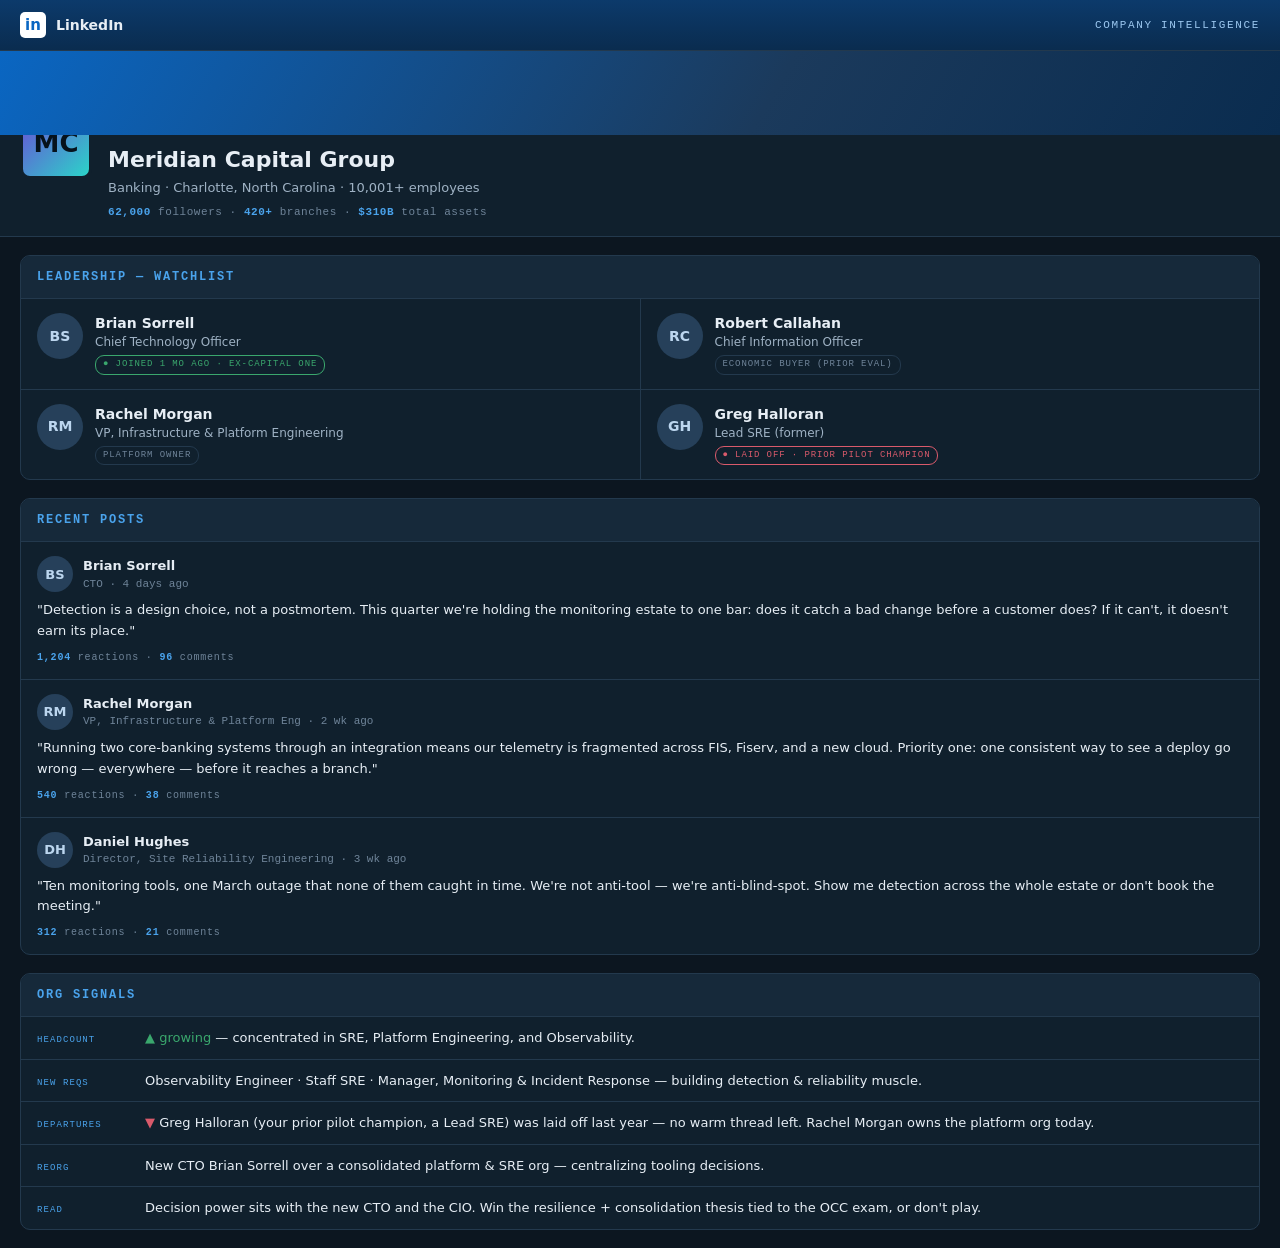
<file: src/main/resources/static/assets/linkedin-intel.html>
<!DOCTYPE html>
<html lang="en">
<head>
<meta charset="UTF-8">
<meta name="viewport" content="width=device-width, initial-scale=1.0">
<title>LinkedIn Intel — Dynatrace</title>
<style>
  :root{
    --li:#4aa3ec; --li-deep:#0a66c2;
    --bg:#0c1620; --bg-1:#10202d; --bg-2:#16293a; --line:#23394d;
    --txt:#e7eef5; --txt-2:#9fb2c4; --dim:#6f8499;
    --green:#3aa76d; --amber:#d9a14a; --red:#d95a6b;
    --mono:'IBM Plex Mono',ui-monospace,Menlo,monospace;
    --sans:'IBM Plex Sans',-apple-system,system-ui,sans-serif;
  }
  *{box-sizing:border-box;}
  body{margin:0;background:var(--bg);color:var(--txt);font-family:var(--sans);font-size:14px;line-height:1.5;}
  .topbar{display:flex;align-items:center;gap:10px;padding:12px 20px;background:linear-gradient(180deg,#0c3a6b,#0a2c4f);border-bottom:1px solid var(--line);}
  .in{width:26px;height:26px;border-radius:5px;background:#fff;color:var(--li-deep);font-weight:800;font-size:15px;display:grid;place-items:center;font-family:var(--sans);}
  .topbar .brand{font-weight:700;}
  .topbar .tab{margin-left:auto;font-family:var(--mono);font-size:11px;letter-spacing:.15em;text-transform:uppercase;color:#9cc8f0;}
  .cover{height:84px;background:linear-gradient(120deg,#0a66c2,#1b3a5c 60%,#0a2c4f);position:relative;}
  .company{padding:0 20px 16px;border-bottom:1px solid var(--line);background:var(--bg-1);display:flex;gap:16px;}
  .logo{width:72px;height:72px;border-radius:10px;background:linear-gradient(135deg,#6c4bd6,#2bd4c9);border:3px solid var(--bg-1);margin-top:-28px;display:grid;place-items:center;font-weight:800;font-size:26px;color:#06121c;flex:0 0 auto;}
  .company h1{margin:8px 0 2px;font-size:22px;}
  .company .meta{color:var(--txt-2);font-size:13px;}
  .company .stats{margin-top:6px;font-family:var(--mono);font-size:11px;color:var(--dim);letter-spacing:.05em;}
  .company .stats b{color:var(--li);font-weight:600;}
  .wrap{padding:18px 20px;display:grid;gap:18px;}
  .card{background:var(--bg-1);border:1px solid var(--line);border-radius:10px;overflow:hidden;}
  .card h2{margin:0;padding:12px 16px;font-size:12px;font-family:var(--mono);letter-spacing:.15em;text-transform:uppercase;color:var(--li);border-bottom:1px solid var(--line);background:var(--bg-2);}
  .people{display:grid;grid-template-columns:1fr 1fr;gap:1px;background:var(--line);}
  .person{background:var(--bg-1);padding:14px 16px;display:flex;gap:12px;}
  .pic{width:46px;height:46px;border-radius:50%;background:#26405a;display:grid;place-items:center;font-weight:700;color:#bcd6ef;flex:0 0 auto;}
  .person .nm{font-weight:600;}
  .person .ti{color:var(--txt-2);font-size:12px;line-height:1.35;}
  .badge{display:inline-block;margin-top:5px;font-family:var(--mono);font-size:9px;letter-spacing:.1em;text-transform:uppercase;padding:2px 7px;border-radius:9px;border:1px solid var(--line);color:var(--dim);}
  .badge.new{color:var(--green);border-color:var(--green);}
  .badge.gone{color:var(--red);border-color:var(--red);}
  .post{padding:14px 16px;border-bottom:1px solid var(--line);}
  .post:last-child{border-bottom:0;}
  .post .head{display:flex;gap:10px;align-items:center;margin-bottom:8px;}
  .post .pic{width:36px;height:36px;font-size:13px;}
  .post .nm{font-weight:600;font-size:13px;}
  .post .sub{color:var(--dim);font-size:11px;font-family:var(--mono);}
  .post .body{font-size:13px;line-height:1.6;color:var(--txt);}
  .post .react{margin-top:8px;font-family:var(--mono);font-size:10px;color:var(--dim);letter-spacing:.08em;}
  .post .react b{color:var(--li);}
  .rows .r{display:flex;gap:12px;padding:11px 16px;border-bottom:1px solid var(--line);font-size:13px;align-items:baseline;}
  .rows .r:last-child{border-bottom:0;}
  .rows .r .tg{font-family:var(--mono);font-size:9px;letter-spacing:.12em;text-transform:uppercase;color:var(--li);min-width:96px;}
  .rows .r .tx{color:var(--txt);}
  .up{color:var(--green);} .down{color:var(--red);}
</style>
</head>
<body>
  <div class="topbar">
    <span class="in">in</span>
    <span class="brand">LinkedIn</span>
    <span class="tab">Company Intelligence</span>
  </div>

  <div class="cover"></div>
  <div class="company">
    <div class="logo">MC</div>
    <div>
      <h1>Meridian Capital Group</h1>
      <div class="meta">Banking · Charlotte, North Carolina · 10,001+ employees</div>
      <div class="stats"><b>62,000</b> followers · <b>420+</b> branches · <b>$310B</b> total assets</div>
    </div>
  </div>

  <div class="wrap">
    <div class="card">
      <h2>Leadership — Watchlist</h2>
      <div class="people">
        <div class="person"><div class="pic">BS</div><div><div class="nm">Brian Sorrell</div><div class="ti">Chief Technology Officer</div><span class="badge new">● Joined 1 mo ago · ex-Capital One</span></div></div>
        <div class="person"><div class="pic">RC</div><div><div class="nm">Robert Callahan</div><div class="ti">Chief Information Officer</div><span class="badge">Economic buyer (prior eval)</span></div></div>
        <div class="person"><div class="pic">RM</div><div><div class="nm">Rachel Morgan</div><div class="ti">VP, Infrastructure &amp; Platform Engineering</div><span class="badge">Platform owner</span></div></div>
        <div class="person"><div class="pic">GH</div><div><div class="nm">Greg Halloran</div><div class="ti">Lead SRE (former)</div><span class="badge gone">● Laid off · prior pilot champion</span></div></div>
      </div>
    </div>

    <div class="card">
      <h2>Recent Posts</h2>
      <div class="post">
        <div class="head"><div class="pic">BS</div><div><div class="nm">Brian Sorrell</div><div class="sub">CTO · 4 days ago</div></div></div>
        <div class="body">"Detection is a design choice, not a postmortem. This quarter we're holding the monitoring estate to one bar: does it catch a bad change before a customer does? If it can't, it doesn't earn its place."</div>
        <div class="react"><b>1,204</b> reactions · <b>96</b> comments</div>
      </div>
      <div class="post">
        <div class="head"><div class="pic">RM</div><div><div class="nm">Rachel Morgan</div><div class="sub">VP, Infrastructure &amp; Platform Eng · 2 wk ago</div></div></div>
        <div class="body">"Running two core-banking systems through an integration means our telemetry is fragmented across FIS, Fiserv, and a new cloud. Priority one: one consistent way to see a deploy go wrong — everywhere — before it reaches a branch."</div>
        <div class="react"><b>540</b> reactions · <b>38</b> comments</div>
      </div>
      <div class="post">
        <div class="head"><div class="pic">DH</div><div><div class="nm">Daniel Hughes</div><div class="sub">Director, Site Reliability Engineering · 3 wk ago</div></div></div>
        <div class="body">"Ten monitoring tools, one March outage that none of them caught in time. We're not anti-tool — we're anti-blind-spot. Show me detection across the whole estate or don't book the meeting."</div>
        <div class="react"><b>312</b> reactions · <b>21</b> comments</div>
      </div>
    </div>

    <div class="card">
      <h2>Org Signals</h2>
      <div class="rows">
        <div class="r"><span class="tg">Headcount</span><span class="tx"><span class="up">▲ growing</span> — concentrated in SRE, Platform Engineering, and Observability.</span></div>
        <div class="r"><span class="tg">New Reqs</span><span class="tx">Observability Engineer · Staff SRE · Manager, Monitoring &amp; Incident Response — building detection &amp; reliability muscle.</span></div>
        <div class="r"><span class="tg">Departures</span><span class="tx"><span class="down">▼</span> Greg Halloran (your prior pilot champion, a Lead SRE) was laid off last year — no warm thread left. Rachel Morgan owns the platform org today.</span></div>
        <div class="r"><span class="tg">Reorg</span><span class="tx">New CTO Brian Sorrell over a consolidated platform &amp; SRE org — centralizing tooling decisions.</span></div>
        <div class="r"><span class="tg">Read</span><span class="tx">Decision power sits with the new CTO and the CIO. Win the resilience + consolidation thesis tied to the OCC exam, or don't play.</span></div>
      </div>
    </div>
  </div>
</body>
</html>
</file>
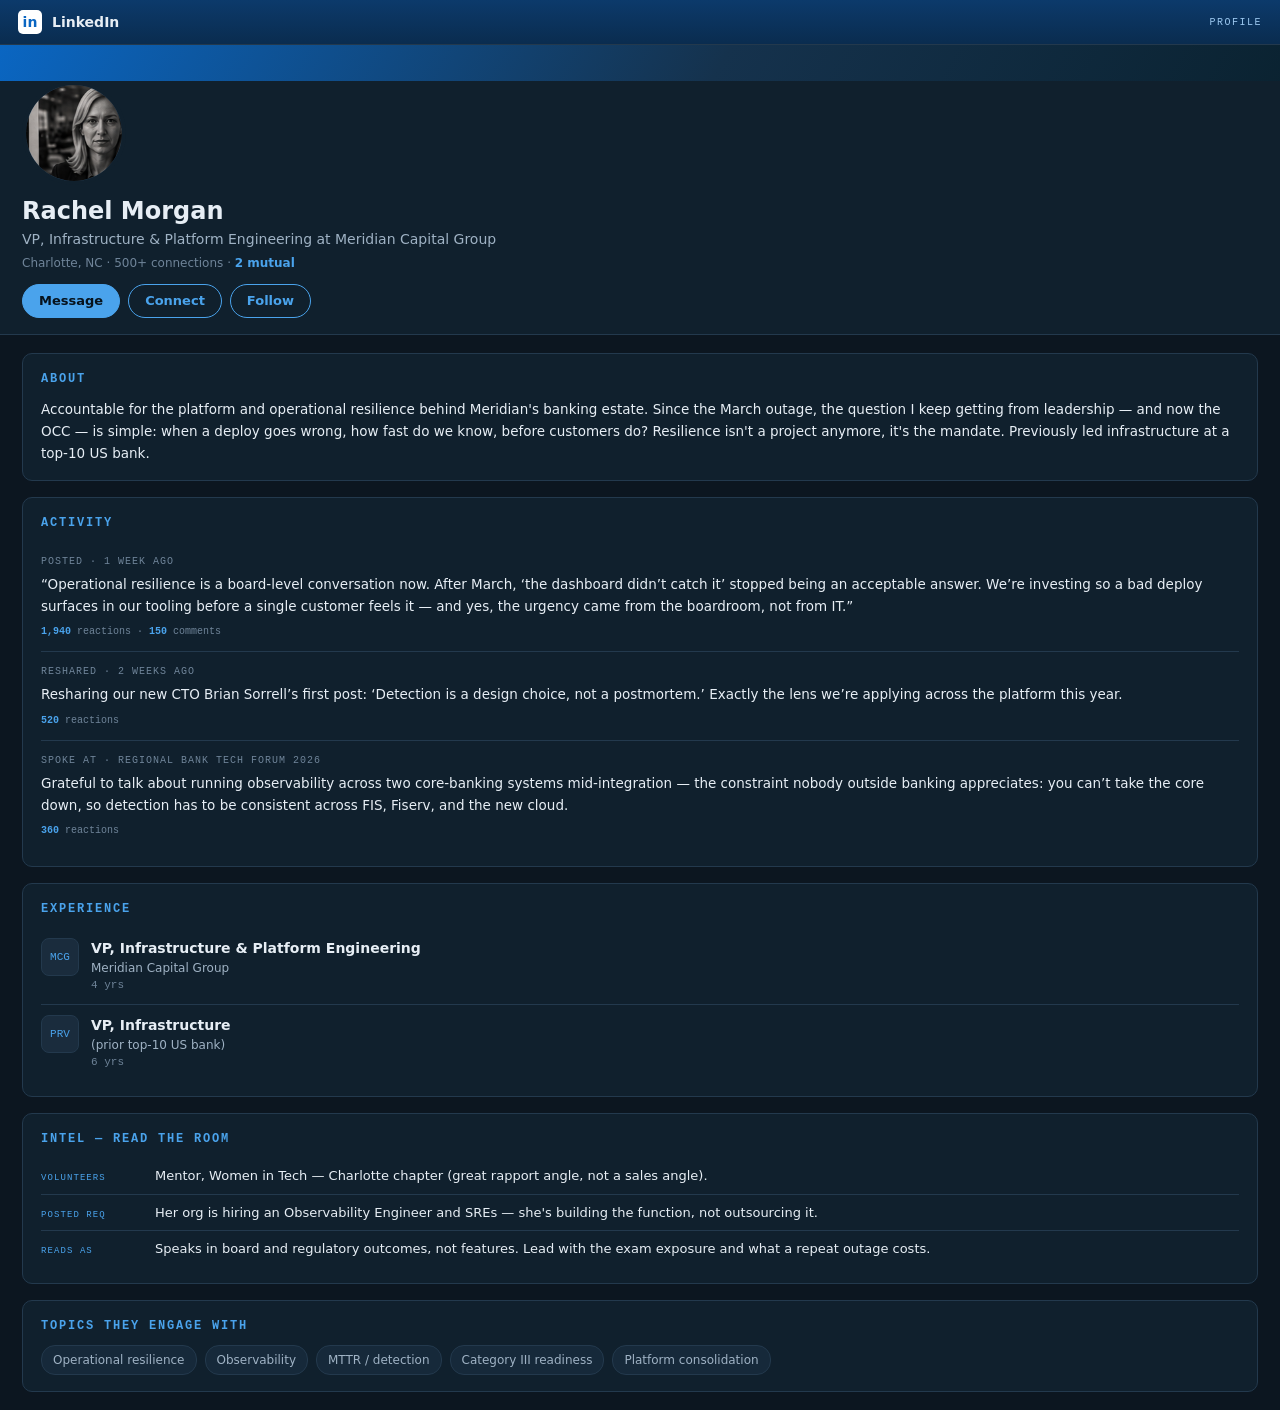
<file: src/main/resources/static/assets/persona-linkedin.html>
<!DOCTYPE html>
<html lang="en">
<head>
<meta charset="UTF-8">
<meta name="viewport" content="width=device-width, initial-scale=1.0">
<title>LinkedIn Profile</title>
<style>
  :root{
    --li:#4aa3ec; --li-deep:#0a66c2;
    --bg:#0c1620; --bg-1:#10202d; --bg-2:#16293a; --line:#23394d;
    --txt:#e7eef5; --txt-2:#9fb2c4; --dim:#6f8499; --green:#3aa76d;
    --mono:'IBM Plex Mono',ui-monospace,Menlo,monospace;
    --sans:'IBM Plex Sans',-apple-system,system-ui,sans-serif;
  }
  *{box-sizing:border-box;}
  body{margin:0;background:var(--bg);color:var(--txt);font-family:var(--sans);font-size:14px;line-height:1.5;}
  .topbar{display:flex;align-items:center;gap:10px;padding:10px 18px;background:linear-gradient(180deg,#0c3a6b,#0a2c4f);border-bottom:1px solid var(--line);}
  .in{width:24px;height:24px;border-radius:5px;background:#fff;color:var(--li-deep);font-weight:800;font-size:14px;display:grid;place-items:center;}
  .topbar .brand{font-weight:700;}
  .topbar .tab{margin-left:auto;font-family:var(--mono);font-size:10px;letter-spacing:.15em;text-transform:uppercase;color:#9cc8f0;}
  .cover{height:88px;background:linear-gradient(120deg,#0a66c2,#15324d 55%,#0a2230);}
  .head{padding:0 22px 16px;border-bottom:1px solid var(--line);background:var(--bg-1);}
  .pfp{width:104px;height:104px;border-radius:50%;border:4px solid var(--bg-1);margin-top:-52px;background:#26405a;overflow:hidden;}
  .pfp img{width:100%;height:100%;object-fit:cover;filter:grayscale(.1);}
  .nm{font-size:24px;font-weight:700;margin-top:8px;}
  .hl{color:var(--txt-2);font-size:14px;}
  .meta{color:var(--dim);font-size:12px;margin-top:4px;}
  .meta b{color:var(--li);font-weight:600;}
  .openrow{display:flex;gap:8px;margin-top:12px;}
  .btn{font-family:var(--sans);font-size:13px;font-weight:600;padding:6px 16px;border-radius:18px;border:1px solid var(--li);color:#06121c;background:var(--li);cursor:default;}
  .btn.ghost{background:transparent;color:var(--li);}
  .wrap{padding:18px 22px;display:grid;gap:16px;}
  .card{background:var(--bg-1);border:1px solid var(--line);border-radius:10px;padding:16px 18px;}
  .card h2{margin:0 0 10px;font-size:12px;font-family:var(--mono);letter-spacing:.15em;text-transform:uppercase;color:var(--li);}
  .about{font-size:13.5px;line-height:1.65;color:var(--txt);}
  .exp{display:flex;gap:12px;padding:10px 0;border-bottom:1px solid var(--line);}
  .exp:last-child{border-bottom:0;}
  .exp .ico{width:38px;height:38px;border-radius:8px;background:var(--bg-3,#1a2c3d);border:1px solid var(--line);display:grid;place-items:center;font-family:var(--mono);font-size:11px;color:var(--li);flex:0 0 auto;}
  .exp .role{font-weight:600;font-size:14px;}
  .exp .co{color:var(--txt-2);font-size:12px;}
  .exp .dur{color:var(--dim);font-size:11px;font-family:var(--mono);}
  .post{padding:12px 0;border-bottom:1px solid var(--line);}
  .post:last-child{border-bottom:0;}
  .post .when{font-family:var(--mono);font-size:10px;color:var(--dim);letter-spacing:.1em;margin-bottom:5px;}
  .post .body{font-size:13.5px;line-height:1.6;}
  .post .react{margin-top:7px;font-family:var(--mono);font-size:10px;color:var(--dim);}
  .post .react b{color:var(--li);}
  .chips{display:flex;flex-wrap:wrap;gap:8px;}
  .chip{font-size:12px;padding:5px 11px;border-radius:14px;border:1px solid var(--line);color:var(--txt-2);background:var(--bg-2);}
  .det{display:flex;gap:10px;padding:8px 0;font-size:13px;align-items:baseline;border-bottom:1px solid var(--line);}
  .det:last-child{border-bottom:0;}
  .det .k{font-family:var(--mono);font-size:9px;letter-spacing:.12em;text-transform:uppercase;color:var(--li);min-width:104px;}
</style>
</head>
<body>
<div id="app"></div>
<script>
  const PROFILES = {
    rachel: {
      name: "Rachel Morgan", initials:"RM", face:"face-rachel.png",
      headline: "VP, Infrastructure & Platform Engineering at Meridian Capital Group",
      meta: "Charlotte, NC &middot; 500+ connections &middot; <b>2 mutual</b>",
      about: "Accountable for the platform and operational resilience behind Meridian's banking estate. Since the March outage, the question I keep getting from leadership &mdash; and now the OCC &mdash; is simple: when a deploy goes wrong, how fast do we know, before customers do? Resilience isn't a project anymore, it's the mandate. Previously led infrastructure at a top-10 US bank.",
      experience: [
        { ico:"MCG", role:"VP, Infrastructure & Platform Engineering", co:"Meridian Capital Group", dur:"4 yrs" },
        { ico:"PRV", role:"VP, Infrastructure", co:"(prior top-10 US bank)", dur:"6 yrs" },
      ],
      posts: [
        { when:"POSTED &middot; 1 WEEK AGO", body:"&ldquo;Operational resilience is a board-level conversation now. After March, &lsquo;the dashboard didn&rsquo;t catch it&rsquo; stopped being an acceptable answer. We&rsquo;re investing so a bad deploy surfaces in our tooling before a single customer feels it &mdash; and yes, the urgency came from the boardroom, not from IT.&rdquo;", react:"<b>1,940</b> reactions &middot; <b>150</b> comments" },
        { when:"RESHARED &middot; 2 WEEKS AGO", body:"Resharing our new CTO Brian Sorrell&rsquo;s first post: &lsquo;Detection is a design choice, not a postmortem.&rsquo; Exactly the lens we&rsquo;re applying across the platform this year.", react:"<b>520</b> reactions" },
        { when:"SPOKE AT &middot; REGIONAL BANK TECH FORUM 2026", body:"Grateful to talk about running observability across two core-banking systems mid-integration &mdash; the constraint nobody outside banking appreciates: you can&rsquo;t take the core down, so detection has to be consistent across FIS, Fiserv, and the new cloud.", react:"<b>360</b> reactions" },
      ],
      details: [
        { k:"Volunteers", v:"Mentor, Women in Tech &mdash; Charlotte chapter (great rapport angle, not a sales angle)." },
        { k:"Posted req", v:"Her org is hiring an Observability Engineer and SREs &mdash; she's building the function, not outsourcing it." },
        { k:"Reads as", v:"Speaks in board and regulatory outcomes, not features. Lead with the exam exposure and what a repeat outage costs." },
      ],
      chips: ["Operational resilience","Observability","MTTR / detection","Category III readiness","Platform consolidation"],
    },
    daniel: {
      name: "Daniel Hughes", initials:"DH", face:"face-daniel.png",
      headline: "Director, Site Reliability Engineering at Meridian Capital Group",
      meta: "Charlotte, NC &middot; 500+ connections &middot; <b>2 mutual</b>",
      about: "I run the team that keeps Meridian's banking platforms reliable 24/7 across 420+ branches. Came up through platform engineering. I care about day-2 reality, not vision slides &mdash; what breaks at 2am and how fast we catch it. Right now that means wrangling two core-banking systems and ten monitoring tools while we cut MTTR and stand up Kubernetes.",
      experience: [
        { ico:"MCG", role:"Director, Site Reliability Engineering", co:"Meridian Capital Group", dur:"5 yrs" },
        { ico:"PLT", role:"Staff Platform Engineer", co:"(prior fintech)", dur:"4 yrs" },
      ],
      posts: [
        { when:"POSTED &middot; 5 DAYS AGO", body:"&ldquo;Running ten monitoring tools isn&rsquo;t a strategy, it&rsquo;s a tax. Splunk here, Instana there, a dozen dashboards &mdash; and the March deploy still slipped through. My team pays that tax every night. If your &lsquo;platform&rsquo; adds an eleventh tool, we&rsquo;re not talking.&rdquo;", react:"<b>760</b> reactions &middot; <b>88</b> comments" },
        { when:"COMMENTED &middot; 2 WEEKS AGO", body:"On a thread about core migrations: &lsquo;The migration is the easy part. The hard part is doing it while you&rsquo;re also under an OCC exam. Nobody hands you a maintenance window in banking.&rsquo;", react:"<b>230</b> reactions" },
        { when:"POSTED &middot; 1 MONTH AGO", body:"We&rsquo;re hiring SREs and an Observability Engineer who&rsquo;s actually instrumented Kubernetes at scale (not on a slide). If that&rsquo;s you, my DMs are open.", react:"<b>300</b> reactions" },
      ],
      details: [
        { k:"Personal", v:"Cyclist &mdash; posts weekend rides around Charlotte (rapport, used carefully)." },
        { k:"Tell", v:"Allergic to 'AI-powered' hand-waving. Respects specifics: false-positive rates, trace coverage, failure modes." },
        { k:"Reads as", v:"Win him with a 'day in the life' of his team, not an outcomes pitch. He gates the technical yes to Rachel." },
      ],
      chips: ["SRE","Day-2 ops","MTTR","Kubernetes","Tool consolidation"],
    },
    priya: {
      name: "Priya Natarajan", initials:"PN", face:"face-priya.png",
      headline: "Manager, Observability & Monitoring Operations at Meridian Capital Group",
      meta: "Charlotte, NC &middot; 500+ connections &middot; <b>1 mutual</b>",
      about: "I keep the monitoring running &mdash; detection, dashboards, the Splunk and Instana stacks everyone leans on until something slips. I ran monitoring straight through the Heritage acquisition, so I can smell a pitch from a mile away. Tell me what your thing actually does on a Tuesday, not what it does in a keynote.",
      experience: [
        { ico:"MCG", role:"Manager, Observability & Monitoring Operations", co:"Meridian Capital Group", dur:"7 yrs" },
        { ico:"OPS", role:"Monitoring / NOC Lead", co:"(prior regional bank)", dur:"5 yrs" },
      ],
      posts: [
        { when:"POSTED &middot; 3 DAYS AGO", body:"&ldquo;Spent the weekend chasing false alerts again. When the one that mattered &mdash; the March deploy &mdash; didn&rsquo;t page anyone until customers were already locked out, that&rsquo;s the number that keeps me up. Two alerting models, two tools, no single source of truth. This is the unglamorous reality behind every &lsquo;resilience&rsquo; headline.&rdquo;", react:"<b>510</b> reactions &middot; <b>70</b> comments" },
        { when:"ASKED &middot; OBSERVABILITY COMMUNITY &middot; 3 WEEKS AGO", body:"Question for the group: what are people actually using to catch a bad deploy before customers do, across a mixed estate &mdash; legacy .NET/Java plus new Kubernetes? Our mean-time-to-detect on that March change was way too long. Real answers only.", react:"<b>150</b> reactions" },
        { when:"POSTED &middot; 6 WEEKS AGO", body:"Two tools, ten dashboards, a climbing Splunk bill. We don&rsquo;t need another dashboard. We need fewer things to babysit and faster detection.", react:"<b>280</b> reactions" },
      ],
      details: [
        { k:"Personal", v:"Film photography hobbyist &mdash; posts black-and-white street shots on weekends." },
        { k:"Tell", v:"Ex-operator. She'll test your technical claims immediately. Bring numbers, not adjectives." },
        { k:"Reads as", v:"Earn her with detection / alert-noise / ingest-cost specifics. She can champion a proof-of-value up to Daniel." },
      ],
      chips: ["Detection / MTTD","Alert noise","Log ingest cost","Trace coverage","Splunk + Instana"],
    },
  };

  const p = new URLSearchParams(location.search).get('p') || 'rachel';
  const d = PROFILES[p] || PROFILES.rachel;
  document.title = d.name + " &middot; LinkedIn";
  document.getElementById('app').innerHTML = `
    <div class="topbar"><span class="in">in</span><span class="brand">LinkedIn</span><span class="tab">Profile</span></div>
    <div class="cover"></div>
    <div class="head">
      <div class="pfp"><img src="${d.face}" alt=""></div>
      <div class="nm">${d.name}</div>
      <div class="hl">${d.headline}</div>
      <div class="meta">${d.meta}</div>
      <div class="openrow"><span class="btn">Message</span><span class="btn ghost">Connect</span><span class="btn ghost">Follow</span></div>
    </div>
    <div class="wrap">
      <div class="card"><h2>About</h2><div class="about">${d.about}</div></div>
      <div class="card"><h2>Activity</h2>${d.posts.map(x=>`<div class="post"><div class="when">${x.when}</div><div class="body">${x.body}</div><div class="react">${x.react}</div></div>`).join('')}</div>
      <div class="card"><h2>Experience</h2>${d.experience.map(x=>`<div class="exp"><div class="ico">${x.ico}</div><div><div class="role">${x.role}</div><div class="co">${x.co}</div><div class="dur">${x.dur}</div></div></div>`).join('')}</div>
      <div class="card"><h2>Intel &mdash; read the room</h2>${d.details.map(x=>`<div class="det"><span class="k">${x.k}</span><span>${x.v}</span></div>`).join('')}</div>
      <div class="card"><h2>Topics they engage with</h2><div class="chips">${d.chips.map(c=>`<span class="chip">${c}</span>`).join('')}</div></div>
    </div>`;
</script>
</body>
</html>
</file>
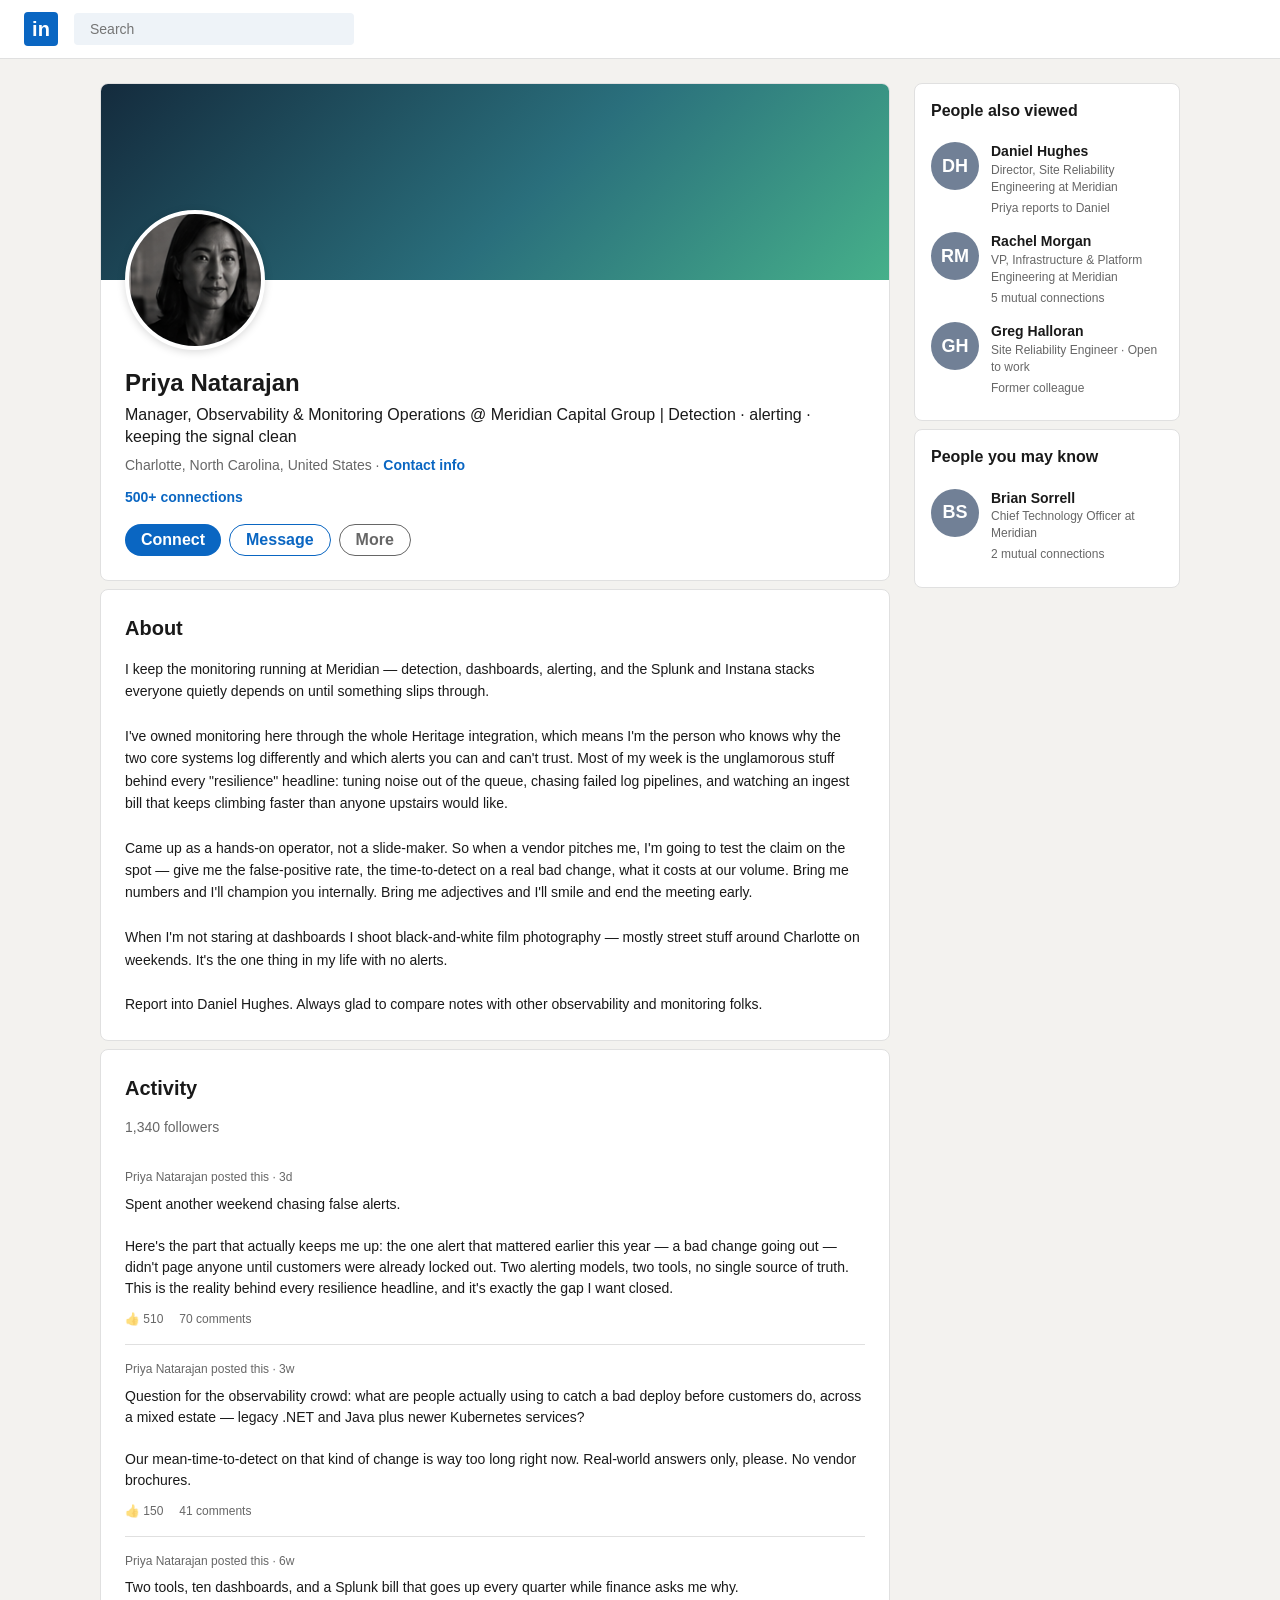
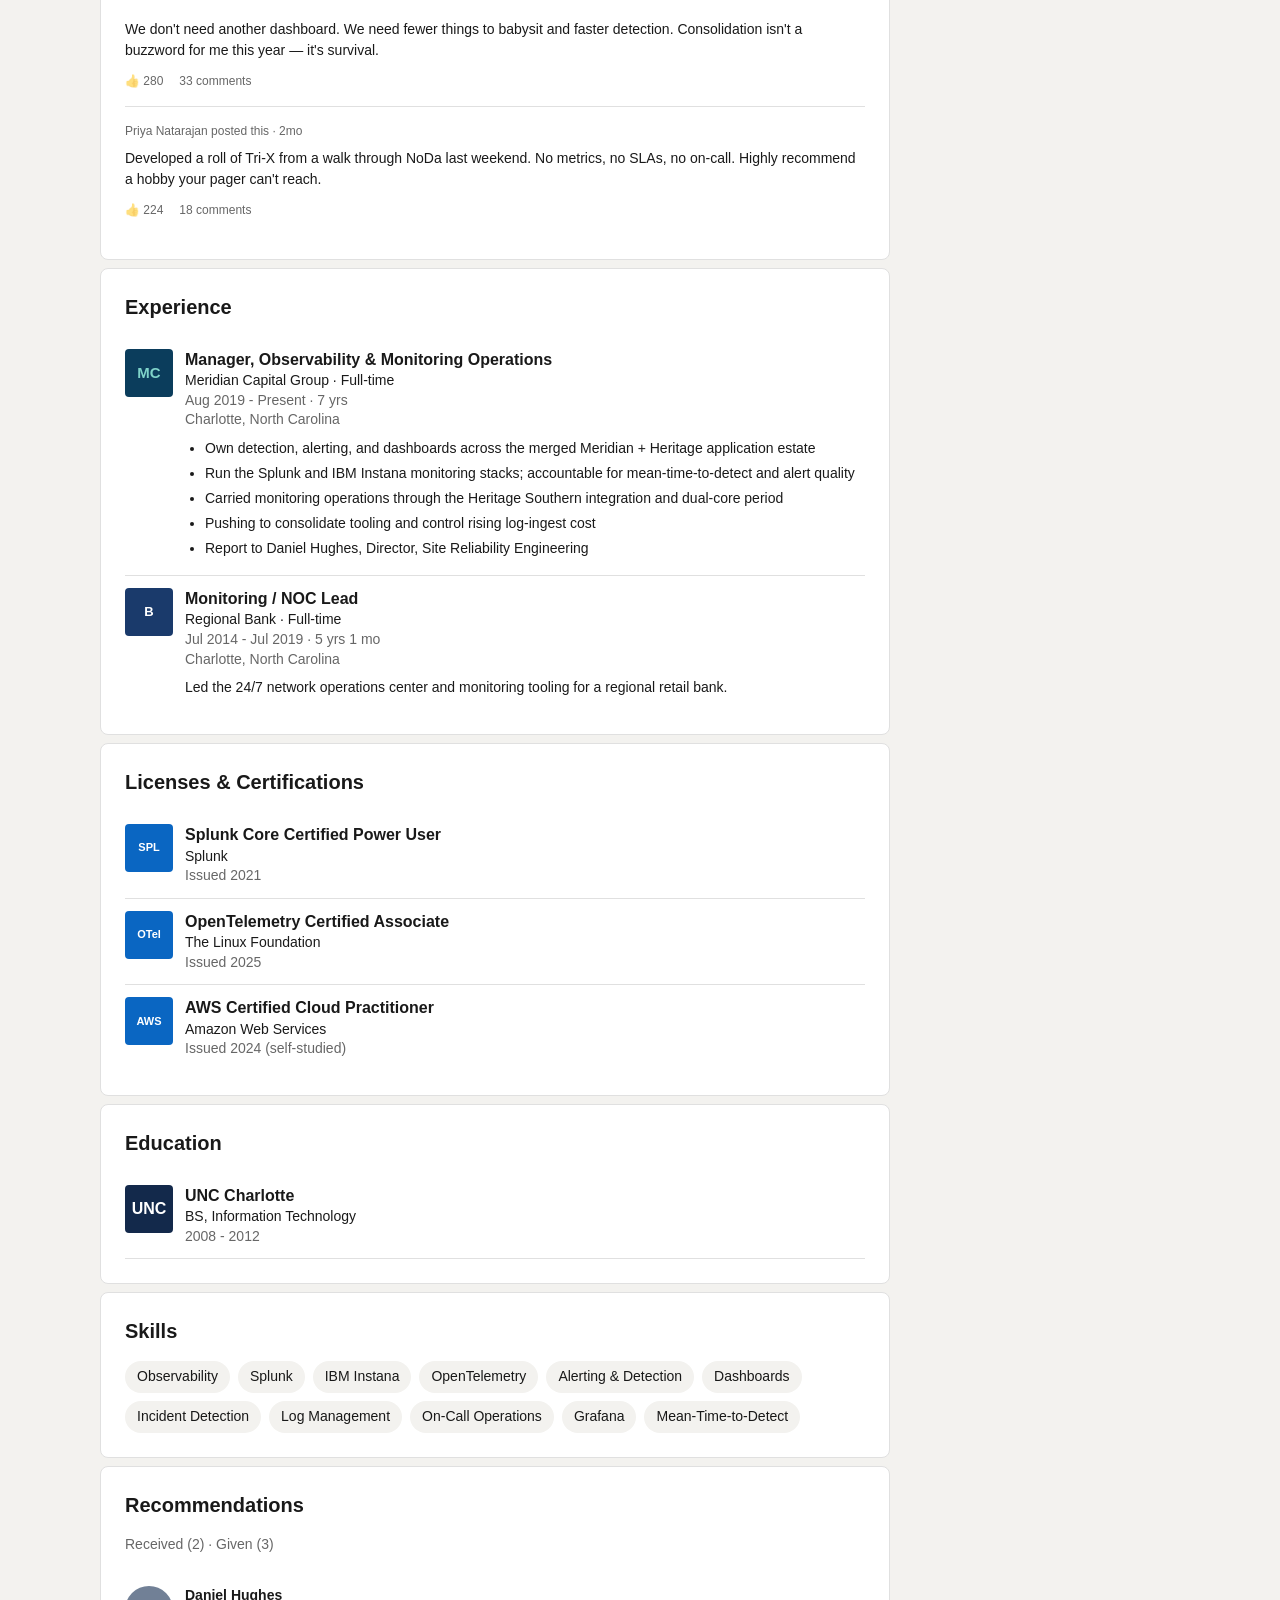
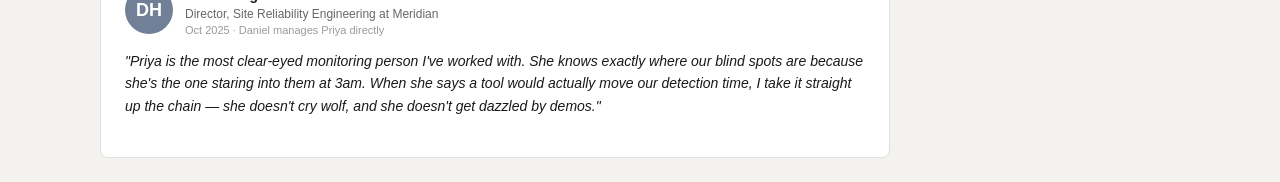
<file: src/main/resources/static/assets/priya-linkedin.html>
<!DOCTYPE html>
<html lang="en">
<head>
<meta charset="UTF-8">
<meta name="viewport" content="width=device-width, initial-scale=1.0">
<title>Priya Natarajan - LinkedIn</title>
<style>
  *{margin:0;padding:0;box-sizing:border-box;}
  body{font-family:-apple-system,BlinkMacSystemFont,'Segoe UI',Roboto,Oxygen,Ubuntu,sans-serif;background:#f3f2ef;color:#000000e6;line-height:1.4;}
  .header-bar{background:#fff;border-bottom:1px solid #e0e0e0;padding:12px 24px;display:flex;align-items:center;gap:16px;position:sticky;top:0;z-index:100;}
  .linkedin-logo{width:34px;height:34px;background:#0a66c2;border-radius:4px;display:flex;align-items:center;justify-content:center;color:#fff;font-weight:bold;font-size:20px;flex-shrink:0;}
  .search-bar{background:#eef3f8;border-radius:4px;padding:8px 16px;width:280px;border:none;font-size:14px;}
  .container{max-width:1128px;margin:24px auto;display:grid;grid-template-columns:790px 1fr;gap:24px;padding:0 24px;}
  .main-content{display:flex;flex-direction:column;gap:8px;}
  .card{background:#fff;border-radius:8px;border:1px solid #e0e0e0;overflow:hidden;}
  .profile-header{position:relative;}
  .banner{height:196px;background:linear-gradient(135deg,#142b3d 0%,#2a6f7c 55%,#46b08a 100%);}
  .profile-photo{width:140px;height:140px;border-radius:50%;border:4px solid #fff;overflow:hidden;flex-shrink:0;position:relative;z-index:10;box-shadow:0 2px 8px rgba(0,0,0,.15);margin:-70px 0 16px 24px;background:#e9eef3;}
  .profile-photo img{width:100%;height:100%;object-fit:cover;}
  .profile-info{padding:0 24px 24px;}
  .profile-name{font-size:24px;font-weight:600;}
  .profile-headline{font-size:16px;margin-top:4px;font-weight:400;}
  .profile-location{font-size:14px;color:#00000099;margin-top:8px;}
  .profile-location a{color:#0a66c2;text-decoration:none;font-weight:600;}
  .connections{font-size:14px;color:#0a66c2;font-weight:600;margin-top:12px;}
  .action-buttons{display:flex;gap:8px;margin-top:16px;}
  .btn{padding:6px 16px;border-radius:24px;font-size:16px;font-weight:600;cursor:pointer;border:none;}
  .btn-primary{background:#0a66c2;color:#fff;}
  .btn-secondary{background:transparent;color:#0a66c2;border:1px solid #0a66c2;}
  .btn-tertiary{background:transparent;color:#00000099;border:1px solid #00000099;}
  .section{padding:24px;}
  .section-title{font-size:20px;font-weight:600;margin-bottom:16px;}
  .about-text{font-size:14px;line-height:1.6;white-space:pre-line;}
  .experience-item,.cert-item,.education-item{display:flex;gap:12px;padding:12px 0;border-bottom:1px solid #e0e0e0;}
  .experience-item:last-child,.cert-item:last-child{border-bottom:none;}
  .company-logo,.school-logo,.cert-logo{width:48px;height:48px;min-width:48px;border-radius:4px;display:flex;align-items:center;justify-content:center;font-weight:bold;flex-shrink:0;}
  .logo-mcg{background:#0b3d5c;color:#7fd3c9;font-size:15px;}
  .logo-bank{background:#1a3a6b;color:#fff;font-size:13px;}
  .school-logo{background:#13294b;color:#fff;font-size:16px;}
  .cert-logo{background:#0a66c2;color:#fff;font-size:11px;}
  .exp-details h3{font-size:16px;font-weight:600;}
  .exp-details .company,.exp-details .duration,.exp-details .location{font-size:14px;}
  .exp-details .duration,.exp-details .location{color:#00000099;}
  .exp-details .description{font-size:14px;margin-top:8px;line-height:1.5;}
  .exp-details .description ul{margin-top:8px;padding-left:20px;}
  .exp-details .description li{margin-bottom:4px;}
  .skills-grid{display:flex;flex-wrap:wrap;gap:8px;}
  .skill-tag{background:#f3f2ef;padding:6px 12px;border-radius:16px;font-size:14px;}
  .activity-item{padding:16px 0;border-bottom:1px solid #e0e0e0;}
  .activity-item:last-child{border-bottom:none;}
  .activity-meta{font-size:12px;color:#00000099;margin-bottom:8px;}
  .activity-content{font-size:14px;line-height:1.5;white-space:pre-line;}
  .activity-engagement{display:flex;gap:16px;margin-top:12px;font-size:12px;color:#00000099;}
  .sidebar{display:flex;flex-direction:column;gap:8px;}
  .sidebar-card{background:#fff;border-radius:8px;border:1px solid #e0e0e0;padding:16px;}
  .sidebar-title{font-size:16px;font-weight:600;margin-bottom:12px;}
  .similar-profile{display:flex;gap:12px;padding:8px 0;align-items:flex-start;}
  .similar-avatar{width:48px;height:48px;min-width:48px;border-radius:50%;background:#718096;display:flex;align-items:center;justify-content:center;color:#fff;font-weight:600;font-size:18px;flex-shrink:0;}
  .similar-info h4{font-size:14px;font-weight:600;}
  .similar-info p{font-size:12px;color:#00000099;}
  .mutual{font-size:12px;color:#00000099;margin-top:4px;}
  .recommendation{padding:16px 0;border-bottom:1px solid #e0e0e0;}
  .recommendation:last-child{border-bottom:none;}
  .rec-header{display:flex;gap:12px;margin-bottom:12px;align-items:flex-start;}
  .rec-avatar{width:48px;height:48px;min-width:48px;border-radius:50%;background:#718096;display:flex;align-items:center;justify-content:center;color:#fff;font-weight:600;font-size:18px;flex-shrink:0;}
  .rec-info h4{font-size:14px;font-weight:600;}
  .rec-info p{font-size:12px;color:#00000099;}
  .rec-text{font-size:14px;line-height:1.6;font-style:italic;}
  @media (max-width:1200px){.container{grid-template-columns:1fr;max-width:800px;}}
</style>
</head>
<body>
  <div class="header-bar"><div class="linkedin-logo">in</div><input type="text" class="search-bar" placeholder="Search" disabled></div>
  <div class="container">
    <div class="main-content">

      <div class="card profile-header">
        <div class="banner"></div>
        <div class="profile-photo"><img src="face-priya.png" alt="Priya Natarajan"></div>
        <div class="profile-info">
          <h1 class="profile-name">Priya Natarajan</h1>
          <p class="profile-headline">Manager, Observability &amp; Monitoring Operations @ Meridian Capital Group | Detection · alerting · keeping the signal clean</p>
          <p class="profile-location">Charlotte, North Carolina, United States · <a href="#">Contact info</a></p>
          <p class="connections">500+ connections</p>
          <div class="action-buttons">
            <button class="btn btn-primary">Connect</button>
            <button class="btn btn-secondary">Message</button>
            <button class="btn btn-tertiary">More</button>
          </div>
        </div>
      </div>

      <div class="card"><div class="section">
        <h2 class="section-title">About</h2>
        <p class="about-text">I keep the monitoring running at Meridian — detection, dashboards, alerting, and the Splunk and Instana stacks everyone quietly depends on until something slips through.

I've owned monitoring here through the whole Heritage integration, which means I'm the person who knows why the two core systems log differently and which alerts you can and can't trust. Most of my week is the unglamorous stuff behind every "resilience" headline: tuning noise out of the queue, chasing failed log pipelines, and watching an ingest bill that keeps climbing faster than anyone upstairs would like.

Came up as a hands-on operator, not a slide-maker. So when a vendor pitches me, I'm going to test the claim on the spot — give me the false-positive rate, the time-to-detect on a real bad change, what it costs at our volume. Bring me numbers and I'll champion you internally. Bring me adjectives and I'll smile and end the meeting early.

When I'm not staring at dashboards I shoot black-and-white film photography — mostly street stuff around Charlotte on weekends. It's the one thing in my life with no alerts.

Report into Daniel Hughes. Always glad to compare notes with other observability and monitoring folks.</p>
      </div></div>

      <div class="card"><div class="section">
        <h2 class="section-title">Activity</h2>
        <p style="font-size:14px;color:#00000099;margin-bottom:16px;">1,340 followers</p>
        <div class="activity-item">
          <p class="activity-meta">Priya Natarajan posted this · 3d</p>
          <p class="activity-content">Spent another weekend chasing false alerts.

Here's the part that actually keeps me up: the one alert that mattered earlier this year — a bad change going out — didn't page anyone until customers were already locked out. Two alerting models, two tools, no single source of truth. This is the reality behind every resilience headline, and it's exactly the gap I want closed.</p>
          <div class="activity-engagement"><span>👍 510</span><span>70 comments</span></div>
        </div>
        <div class="activity-item">
          <p class="activity-meta">Priya Natarajan posted this · 3w</p>
          <p class="activity-content">Question for the observability crowd: what are people actually using to catch a bad deploy before customers do, across a mixed estate — legacy .NET and Java plus newer Kubernetes services?

Our mean-time-to-detect on that kind of change is way too long right now. Real-world answers only, please. No vendor brochures.</p>
          <div class="activity-engagement"><span>👍 150</span><span>41 comments</span></div>
        </div>
        <div class="activity-item">
          <p class="activity-meta">Priya Natarajan posted this · 6w</p>
          <p class="activity-content">Two tools, ten dashboards, and a Splunk bill that goes up every quarter while finance asks me why.

We don't need another dashboard. We need fewer things to babysit and faster detection. Consolidation isn't a buzzword for me this year — it's survival.</p>
          <div class="activity-engagement"><span>👍 280</span><span>33 comments</span></div>
        </div>
        <div class="activity-item">
          <p class="activity-meta">Priya Natarajan posted this · 2mo</p>
          <p class="activity-content">Developed a roll of Tri-X from a walk through NoDa last weekend. No metrics, no SLAs, no on-call. Highly recommend a hobby your pager can't reach.</p>
          <div class="activity-engagement"><span>👍 224</span><span>18 comments</span></div>
        </div>
      </div></div>

      <div class="card"><div class="section">
        <h2 class="section-title">Experience</h2>
        <div class="experience-item">
          <div class="company-logo logo-mcg">MC</div>
          <div class="exp-details">
            <h3>Manager, Observability &amp; Monitoring Operations</h3>
            <p class="company">Meridian Capital Group · Full-time</p>
            <p class="duration">Aug 2019 - Present · 7 yrs</p>
            <p class="location">Charlotte, North Carolina</p>
            <div class="description"><ul>
              <li>Own detection, alerting, and dashboards across the merged Meridian + Heritage application estate</li>
              <li>Run the Splunk and IBM Instana monitoring stacks; accountable for mean-time-to-detect and alert quality</li>
              <li>Carried monitoring operations through the Heritage Southern integration and dual-core period</li>
              <li>Pushing to consolidate tooling and control rising log-ingest cost</li>
              <li>Report to Daniel Hughes, Director, Site Reliability Engineering</li>
            </ul></div>
          </div>
        </div>
        <div class="experience-item">
          <div class="company-logo logo-bank">B</div>
          <div class="exp-details">
            <h3>Monitoring / NOC Lead</h3>
            <p class="company">Regional Bank · Full-time</p>
            <p class="duration">Jul 2014 - Jul 2019 · 5 yrs 1 mo</p>
            <p class="location">Charlotte, North Carolina</p>
            <div class="description"><p>Led the 24/7 network operations center and monitoring tooling for a regional retail bank.</p></div>
          </div>
        </div>
      </div></div>

      <div class="card"><div class="section">
        <h2 class="section-title">Licenses &amp; Certifications</h2>
        <div class="cert-item"><div class="cert-logo">SPL</div><div class="exp-details"><h3>Splunk Core Certified Power User</h3><p class="company">Splunk</p><p class="duration">Issued 2021</p></div></div>
        <div class="cert-item"><div class="cert-logo">OTel</div><div class="exp-details"><h3>OpenTelemetry Certified Associate</h3><p class="company">The Linux Foundation</p><p class="duration">Issued 2025</p></div></div>
        <div class="cert-item"><div class="cert-logo">AWS</div><div class="exp-details"><h3>AWS Certified Cloud Practitioner</h3><p class="company">Amazon Web Services</p><p class="duration">Issued 2024 (self-studied)</p></div></div>
      </div></div>

      <div class="card"><div class="section">
        <h2 class="section-title">Education</h2>
        <div class="education-item"><div class="school-logo">UNC</div><div class="exp-details"><h3>UNC Charlotte</h3><p class="company">BS, Information Technology</p><p class="duration">2008 - 2012</p></div></div>
      </div></div>

      <div class="card"><div class="section">
        <h2 class="section-title">Skills</h2>
        <div class="skills-grid">
          <span class="skill-tag">Observability</span><span class="skill-tag">Splunk</span><span class="skill-tag">IBM Instana</span><span class="skill-tag">OpenTelemetry</span><span class="skill-tag">Alerting &amp; Detection</span><span class="skill-tag">Dashboards</span><span class="skill-tag">Incident Detection</span><span class="skill-tag">Log Management</span><span class="skill-tag">On-Call Operations</span><span class="skill-tag">Grafana</span><span class="skill-tag">Mean-Time-to-Detect</span>
        </div>
      </div></div>

      <div class="card"><div class="section">
        <h2 class="section-title">Recommendations</h2>
        <p style="font-size:14px;color:#00000099;margin-bottom:16px;">Received (2) · Given (3)</p>
        <div class="recommendation">
          <div class="rec-header"><div class="rec-avatar">DH</div><div class="rec-info"><h4>Daniel Hughes</h4><p>Director, Site Reliability Engineering at Meridian</p><p style="color:#00000066;font-size:11px;">Oct 2025 · Daniel manages Priya directly</p></div></div>
          <p class="rec-text">"Priya is the most clear-eyed monitoring person I've worked with. She knows exactly where our blind spots are because she's the one staring into them at 3am. When she says a tool would actually move our detection time, I take it straight up the chain — she doesn't cry wolf, and she doesn't get dazzled by demos."</p>
        </div>
      </div></div>

    </div>

    <div class="sidebar">
      <div class="sidebar-card">
        <h3 class="sidebar-title">People also viewed</h3>
        <div class="similar-profile"><div class="similar-avatar">DH</div><div class="similar-info"><h4>Daniel Hughes</h4><p>Director, Site Reliability Engineering at Meridian</p><p class="mutual">Priya reports to Daniel</p></div></div>
        <div class="similar-profile"><div class="similar-avatar">RM</div><div class="similar-info"><h4>Rachel Morgan</h4><p>VP, Infrastructure &amp; Platform Engineering at Meridian</p><p class="mutual">5 mutual connections</p></div></div>
        <div class="similar-profile"><div class="similar-avatar">GH</div><div class="similar-info"><h4>Greg Halloran</h4><p>Site Reliability Engineer · Open to work</p><p class="mutual">Former colleague</p></div></div>
      </div>
      <div class="sidebar-card">
        <h3 class="sidebar-title">People you may know</h3>
        <div class="similar-profile"><div class="similar-avatar">BS</div><div class="similar-info"><h4>Brian Sorrell</h4><p>Chief Technology Officer at Meridian</p><p class="mutual">2 mutual connections</p></div></div>
      </div>
    </div>
  </div>
</body>
</html>
</file>
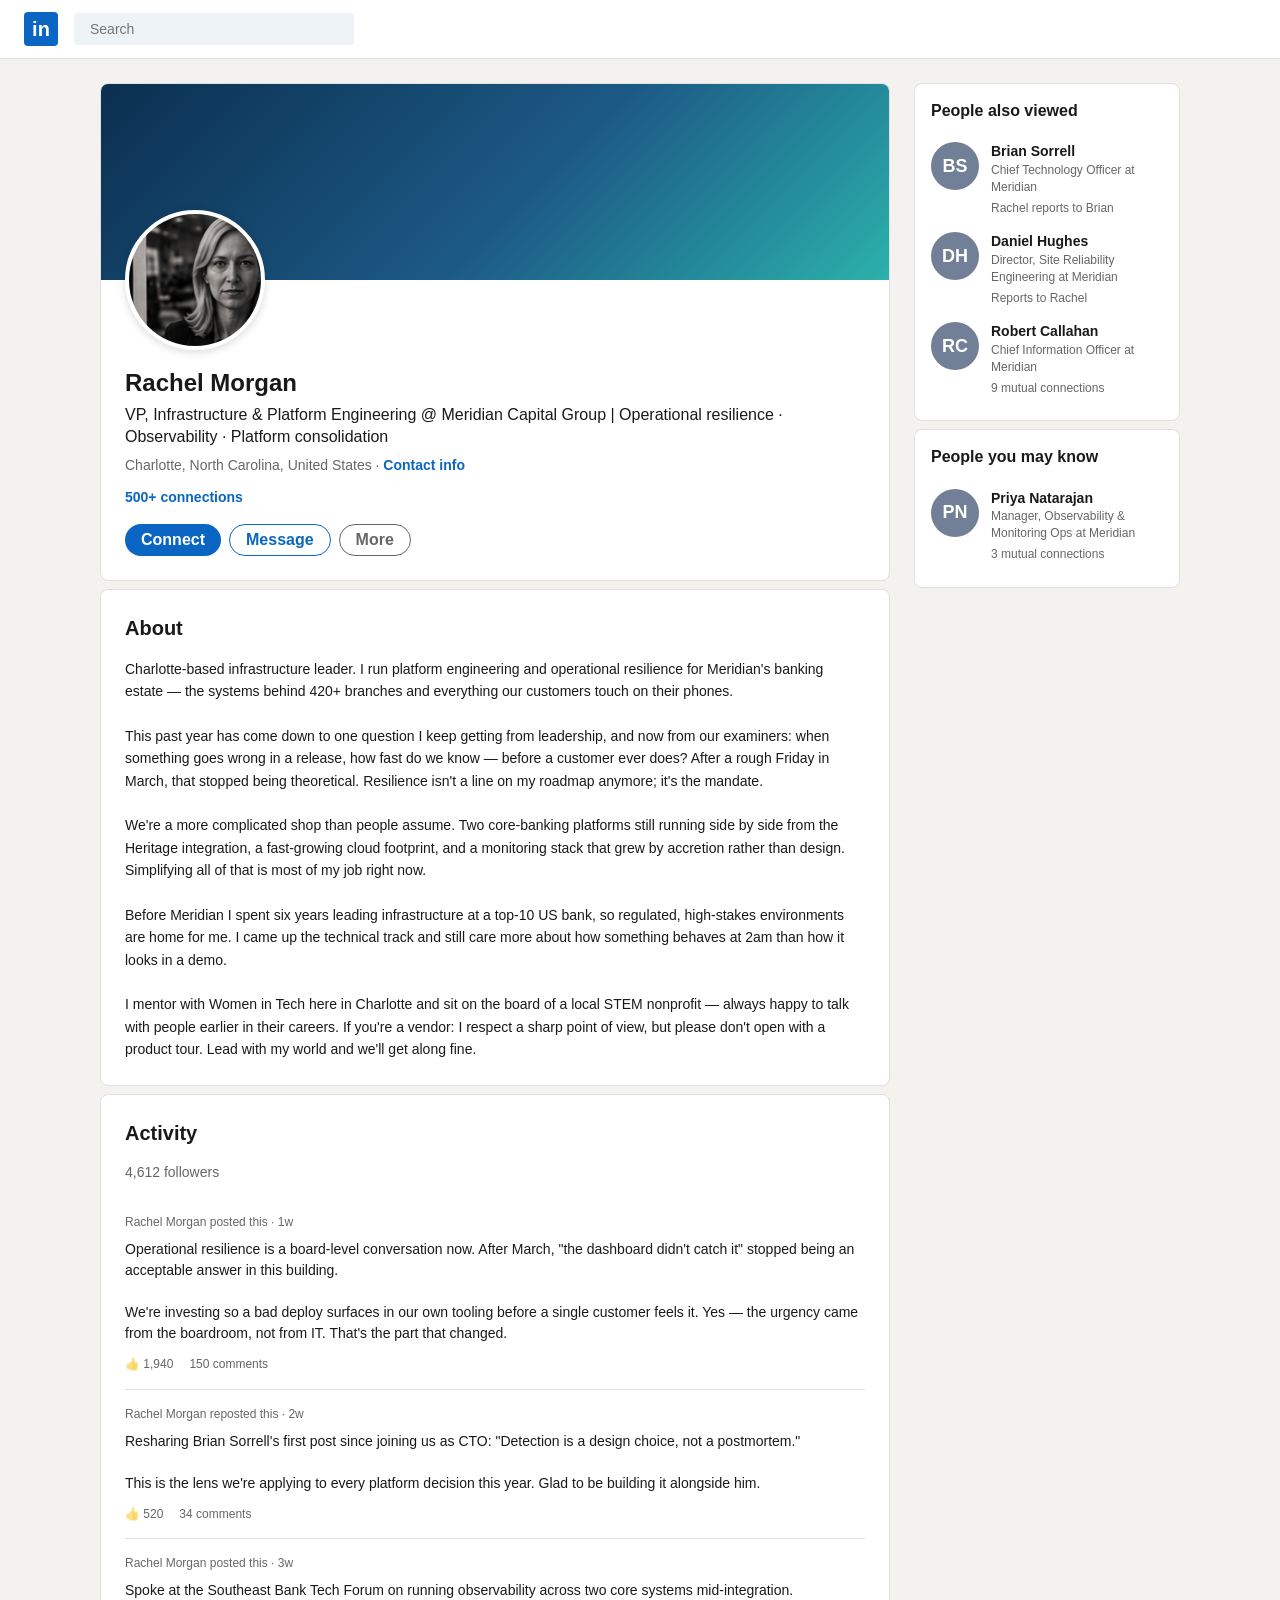
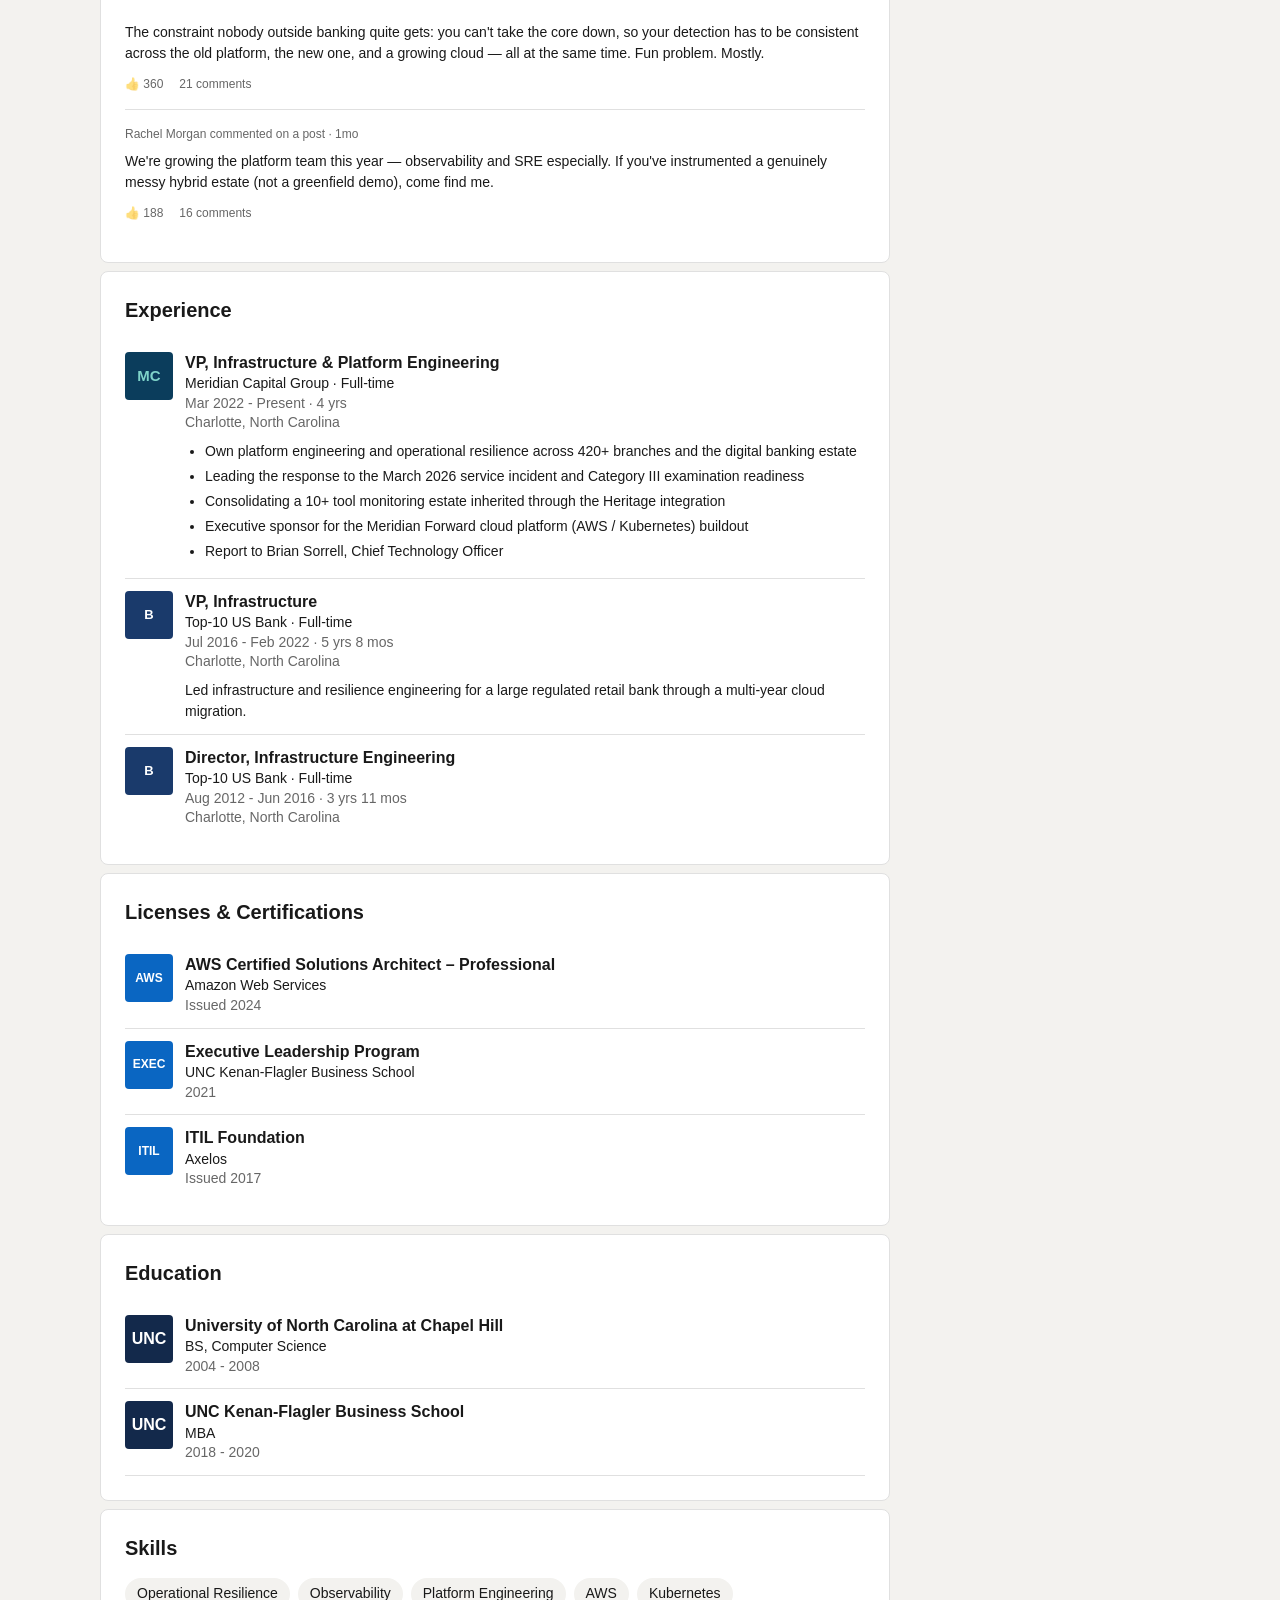
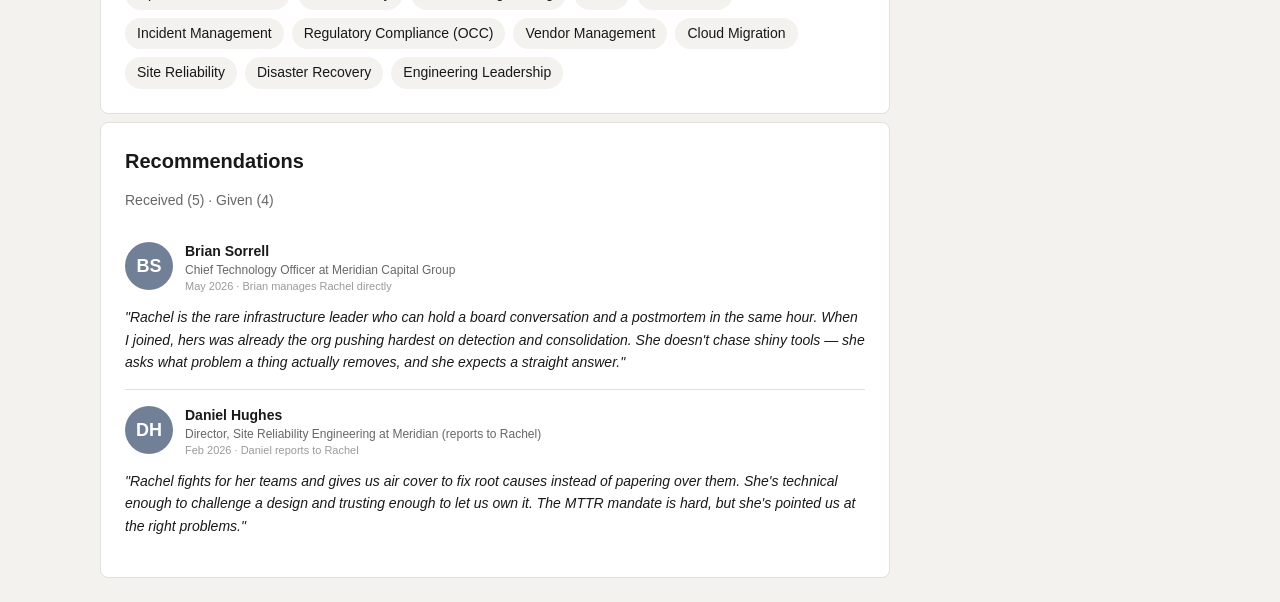
<file: src/main/resources/static/assets/rachel-linkedin.html>
<!DOCTYPE html>
<html lang="en">
<head>
<meta charset="UTF-8">
<meta name="viewport" content="width=device-width, initial-scale=1.0">
<title>Rachel Morgan - LinkedIn</title>
<style>
  *{margin:0;padding:0;box-sizing:border-box;}
  body{font-family:-apple-system,BlinkMacSystemFont,'Segoe UI',Roboto,Oxygen,Ubuntu,sans-serif;background:#f3f2ef;color:#000000e6;line-height:1.4;}
  .header-bar{background:#fff;border-bottom:1px solid #e0e0e0;padding:12px 24px;display:flex;align-items:center;gap:16px;position:sticky;top:0;z-index:100;}
  .linkedin-logo{width:34px;height:34px;background:#0a66c2;border-radius:4px;display:flex;align-items:center;justify-content:center;color:#fff;font-weight:bold;font-size:20px;flex-shrink:0;}
  .search-bar{background:#eef3f8;border-radius:4px;padding:8px 16px;width:280px;border:none;font-size:14px;}
  .container{max-width:1128px;margin:24px auto;display:grid;grid-template-columns:790px 1fr;gap:24px;padding:0 24px;}
  .main-content{display:flex;flex-direction:column;gap:8px;}
  .card{background:#fff;border-radius:8px;border:1px solid #e0e0e0;overflow:hidden;}
  .profile-header{position:relative;}
  .banner{height:196px;background:linear-gradient(135deg,#0b2f4f 0%,#1c5a86 55%,#2bb1ab 100%);}
  .profile-photo{width:140px;height:140px;border-radius:50%;border:4px solid #fff;overflow:hidden;flex-shrink:0;position:relative;z-index:10;box-shadow:0 2px 8px rgba(0,0,0,.15);margin:-70px 0 16px 24px;background:#e9eef3;}
  .profile-photo img{width:100%;height:100%;object-fit:cover;}
  .profile-info{padding:0 24px 24px;}
  .profile-name{font-size:24px;font-weight:600;}
  .profile-headline{font-size:16px;margin-top:4px;font-weight:400;}
  .profile-location{font-size:14px;color:#00000099;margin-top:8px;}
  .profile-location a{color:#0a66c2;text-decoration:none;font-weight:600;}
  .connections{font-size:14px;color:#0a66c2;font-weight:600;margin-top:12px;}
  .action-buttons{display:flex;gap:8px;margin-top:16px;}
  .btn{padding:6px 16px;border-radius:24px;font-size:16px;font-weight:600;cursor:pointer;border:none;}
  .btn-primary{background:#0a66c2;color:#fff;}
  .btn-secondary{background:transparent;color:#0a66c2;border:1px solid #0a66c2;}
  .btn-tertiary{background:transparent;color:#00000099;border:1px solid #00000099;}
  .section{padding:24px;}
  .section-title{font-size:20px;font-weight:600;margin-bottom:16px;}
  .about-text{font-size:14px;line-height:1.6;white-space:pre-line;}
  .experience-item,.cert-item,.education-item{display:flex;gap:12px;padding:12px 0;border-bottom:1px solid #e0e0e0;}
  .experience-item:last-child,.cert-item:last-child{border-bottom:none;}
  .company-logo,.school-logo,.cert-logo{width:48px;height:48px;min-width:48px;border-radius:4px;display:flex;align-items:center;justify-content:center;font-weight:bold;flex-shrink:0;}
  .logo-mcg{background:#0b3d5c;color:#7fd3c9;font-size:15px;}
  .logo-bank{background:#1a3a6b;color:#fff;font-size:13px;}
  .school-logo{background:#13294b;color:#fff;font-size:16px;}
  .cert-logo{background:#0a66c2;color:#fff;font-size:12px;}
  .exp-details h3{font-size:16px;font-weight:600;}
  .exp-details .company,.exp-details .duration,.exp-details .location{font-size:14px;}
  .exp-details .duration,.exp-details .location{color:#00000099;}
  .exp-details .description{font-size:14px;margin-top:8px;line-height:1.5;}
  .exp-details .description ul{margin-top:8px;padding-left:20px;}
  .exp-details .description li{margin-bottom:4px;}
  .skills-grid{display:flex;flex-wrap:wrap;gap:8px;}
  .skill-tag{background:#f3f2ef;padding:6px 12px;border-radius:16px;font-size:14px;}
  .activity-item{padding:16px 0;border-bottom:1px solid #e0e0e0;}
  .activity-item:last-child{border-bottom:none;}
  .activity-meta{font-size:12px;color:#00000099;margin-bottom:8px;}
  .activity-content{font-size:14px;line-height:1.5;white-space:pre-line;}
  .activity-engagement{display:flex;gap:16px;margin-top:12px;font-size:12px;color:#00000099;}
  .sidebar{display:flex;flex-direction:column;gap:8px;}
  .sidebar-card{background:#fff;border-radius:8px;border:1px solid #e0e0e0;padding:16px;}
  .sidebar-title{font-size:16px;font-weight:600;margin-bottom:12px;}
  .similar-profile{display:flex;gap:12px;padding:8px 0;align-items:flex-start;}
  .similar-avatar{width:48px;height:48px;min-width:48px;border-radius:50%;background:#718096;display:flex;align-items:center;justify-content:center;color:#fff;font-weight:600;font-size:18px;flex-shrink:0;}
  .similar-info h4{font-size:14px;font-weight:600;}
  .similar-info p{font-size:12px;color:#00000099;}
  .mutual{font-size:12px;color:#00000099;margin-top:4px;}
  .recommendation{padding:16px 0;border-bottom:1px solid #e0e0e0;}
  .recommendation:last-child{border-bottom:none;}
  .rec-header{display:flex;gap:12px;margin-bottom:12px;align-items:flex-start;}
  .rec-avatar{width:48px;height:48px;min-width:48px;border-radius:50%;background:#718096;display:flex;align-items:center;justify-content:center;color:#fff;font-weight:600;font-size:18px;flex-shrink:0;}
  .rec-info h4{font-size:14px;font-weight:600;}
  .rec-info p{font-size:12px;color:#00000099;}
  .rec-text{font-size:14px;line-height:1.6;font-style:italic;}
  @media (max-width:1200px){.container{grid-template-columns:1fr;max-width:800px;}}
</style>
</head>
<body>
  <div class="header-bar"><div class="linkedin-logo">in</div><input type="text" class="search-bar" placeholder="Search" disabled></div>
  <div class="container">
    <div class="main-content">

      <div class="card profile-header">
        <div class="banner"></div>
        <div class="profile-photo"><img src="face-rachel.png" alt="Rachel Morgan"></div>
        <div class="profile-info">
          <h1 class="profile-name">Rachel Morgan</h1>
          <p class="profile-headline">VP, Infrastructure &amp; Platform Engineering @ Meridian Capital Group | Operational resilience · Observability · Platform consolidation</p>
          <p class="profile-location">Charlotte, North Carolina, United States · <a href="#">Contact info</a></p>
          <p class="connections">500+ connections</p>
          <div class="action-buttons">
            <button class="btn btn-primary">Connect</button>
            <button class="btn btn-secondary">Message</button>
            <button class="btn btn-tertiary">More</button>
          </div>
        </div>
      </div>

      <div class="card"><div class="section">
        <h2 class="section-title">About</h2>
        <p class="about-text">Charlotte-based infrastructure leader. I run platform engineering and operational resilience for Meridian's banking estate — the systems behind 420+ branches and everything our customers touch on their phones.

This past year has come down to one question I keep getting from leadership, and now from our examiners: when something goes wrong in a release, how fast do we know — before a customer ever does? After a rough Friday in March, that stopped being theoretical. Resilience isn't a line on my roadmap anymore; it's the mandate.

We're a more complicated shop than people assume. Two core-banking platforms still running side by side from the Heritage integration, a fast-growing cloud footprint, and a monitoring stack that grew by accretion rather than design. Simplifying all of that is most of my job right now.

Before Meridian I spent six years leading infrastructure at a top-10 US bank, so regulated, high-stakes environments are home for me. I came up the technical track and still care more about how something behaves at 2am than how it looks in a demo.

I mentor with Women in Tech here in Charlotte and sit on the board of a local STEM nonprofit — always happy to talk with people earlier in their careers. If you're a vendor: I respect a sharp point of view, but please don't open with a product tour. Lead with my world and we'll get along fine.</p>
      </div></div>

      <div class="card"><div class="section">
        <h2 class="section-title">Activity</h2>
        <p style="font-size:14px;color:#00000099;margin-bottom:16px;">4,612 followers</p>
        <div class="activity-item">
          <p class="activity-meta">Rachel Morgan posted this · 1w</p>
          <p class="activity-content">Operational resilience is a board-level conversation now. After March, "the dashboard didn't catch it" stopped being an acceptable answer in this building.

We're investing so a bad deploy surfaces in our own tooling before a single customer feels it. Yes — the urgency came from the boardroom, not from IT. That's the part that changed.</p>
          <div class="activity-engagement"><span>👍 1,940</span><span>150 comments</span></div>
        </div>
        <div class="activity-item">
          <p class="activity-meta">Rachel Morgan reposted this · 2w</p>
          <p class="activity-content">Resharing Brian Sorrell's first post since joining us as CTO: "Detection is a design choice, not a postmortem."

This is the lens we're applying to every platform decision this year. Glad to be building it alongside him.</p>
          <div class="activity-engagement"><span>👍 520</span><span>34 comments</span></div>
        </div>
        <div class="activity-item">
          <p class="activity-meta">Rachel Morgan posted this · 3w</p>
          <p class="activity-content">Spoke at the Southeast Bank Tech Forum on running observability across two core systems mid-integration.

The constraint nobody outside banking quite gets: you can't take the core down, so your detection has to be consistent across the old platform, the new one, and a growing cloud — all at the same time. Fun problem. Mostly.</p>
          <div class="activity-engagement"><span>👍 360</span><span>21 comments</span></div>
        </div>
        <div class="activity-item">
          <p class="activity-meta">Rachel Morgan commented on a post · 1mo</p>
          <p class="activity-content">We're growing the platform team this year — observability and SRE especially. If you've instrumented a genuinely messy hybrid estate (not a greenfield demo), come find me.</p>
          <div class="activity-engagement"><span>👍 188</span><span>16 comments</span></div>
        </div>
      </div></div>

      <div class="card"><div class="section">
        <h2 class="section-title">Experience</h2>
        <div class="experience-item">
          <div class="company-logo logo-mcg">MC</div>
          <div class="exp-details">
            <h3>VP, Infrastructure &amp; Platform Engineering</h3>
            <p class="company">Meridian Capital Group · Full-time</p>
            <p class="duration">Mar 2022 - Present · 4 yrs</p>
            <p class="location">Charlotte, North Carolina</p>
            <div class="description"><ul>
              <li>Own platform engineering and operational resilience across 420+ branches and the digital banking estate</li>
              <li>Leading the response to the March 2026 service incident and Category III examination readiness</li>
              <li>Consolidating a 10+ tool monitoring estate inherited through the Heritage integration</li>
              <li>Executive sponsor for the Meridian Forward cloud platform (AWS / Kubernetes) buildout</li>
              <li>Report to Brian Sorrell, Chief Technology Officer</li>
            </ul></div>
          </div>
        </div>
        <div class="experience-item">
          <div class="company-logo logo-bank">B</div>
          <div class="exp-details">
            <h3>VP, Infrastructure</h3>
            <p class="company">Top-10 US Bank · Full-time</p>
            <p class="duration">Jul 2016 - Feb 2022 · 5 yrs 8 mos</p>
            <p class="location">Charlotte, North Carolina</p>
            <div class="description"><p>Led infrastructure and resilience engineering for a large regulated retail bank through a multi-year cloud migration.</p></div>
          </div>
        </div>
        <div class="experience-item">
          <div class="company-logo logo-bank">B</div>
          <div class="exp-details">
            <h3>Director, Infrastructure Engineering</h3>
            <p class="company">Top-10 US Bank · Full-time</p>
            <p class="duration">Aug 2012 - Jun 2016 · 3 yrs 11 mos</p>
            <p class="location">Charlotte, North Carolina</p>
          </div>
        </div>
      </div></div>

      <div class="card"><div class="section">
        <h2 class="section-title">Licenses &amp; Certifications</h2>
        <div class="cert-item"><div class="cert-logo">AWS</div><div class="exp-details"><h3>AWS Certified Solutions Architect – Professional</h3><p class="company">Amazon Web Services</p><p class="duration">Issued 2024</p></div></div>
        <div class="cert-item"><div class="cert-logo">EXEC</div><div class="exp-details"><h3>Executive Leadership Program</h3><p class="company">UNC Kenan-Flagler Business School</p><p class="duration">2021</p></div></div>
        <div class="cert-item"><div class="cert-logo">ITIL</div><div class="exp-details"><h3>ITIL Foundation</h3><p class="company">Axelos</p><p class="duration">Issued 2017</p></div></div>
      </div></div>

      <div class="card"><div class="section">
        <h2 class="section-title">Education</h2>
        <div class="education-item"><div class="school-logo">UNC</div><div class="exp-details"><h3>University of North Carolina at Chapel Hill</h3><p class="company">BS, Computer Science</p><p class="duration">2004 - 2008</p></div></div>
        <div class="education-item"><div class="school-logo">UNC</div><div class="exp-details"><h3>UNC Kenan-Flagler Business School</h3><p class="company">MBA</p><p class="duration">2018 - 2020</p></div></div>
      </div></div>

      <div class="card"><div class="section">
        <h2 class="section-title">Skills</h2>
        <div class="skills-grid">
          <span class="skill-tag">Operational Resilience</span><span class="skill-tag">Observability</span><span class="skill-tag">Platform Engineering</span><span class="skill-tag">AWS</span><span class="skill-tag">Kubernetes</span><span class="skill-tag">Incident Management</span><span class="skill-tag">Regulatory Compliance (OCC)</span><span class="skill-tag">Vendor Management</span><span class="skill-tag">Cloud Migration</span><span class="skill-tag">Site Reliability</span><span class="skill-tag">Disaster Recovery</span><span class="skill-tag">Engineering Leadership</span>
        </div>
      </div></div>

      <div class="card"><div class="section">
        <h2 class="section-title">Recommendations</h2>
        <p style="font-size:14px;color:#00000099;margin-bottom:16px;">Received (5) · Given (4)</p>
        <div class="recommendation">
          <div class="rec-header"><div class="rec-avatar">BS</div><div class="rec-info"><h4>Brian Sorrell</h4><p>Chief Technology Officer at Meridian Capital Group</p><p style="color:#00000066;font-size:11px;">May 2026 · Brian manages Rachel directly</p></div></div>
          <p class="rec-text">"Rachel is the rare infrastructure leader who can hold a board conversation and a postmortem in the same hour. When I joined, hers was already the org pushing hardest on detection and consolidation. She doesn't chase shiny tools — she asks what problem a thing actually removes, and she expects a straight answer."</p>
        </div>
        <div class="recommendation">
          <div class="rec-header"><div class="rec-avatar">DH</div><div class="rec-info"><h4>Daniel Hughes</h4><p>Director, Site Reliability Engineering at Meridian (reports to Rachel)</p><p style="color:#00000066;font-size:11px;">Feb 2026 · Daniel reports to Rachel</p></div></div>
          <p class="rec-text">"Rachel fights for her teams and gives us air cover to fix root causes instead of papering over them. She's technical enough to challenge a design and trusting enough to let us own it. The MTTR mandate is hard, but she's pointed us at the right problems."</p>
        </div>
      </div></div>

    </div>

    <div class="sidebar">
      <div class="sidebar-card">
        <h3 class="sidebar-title">People also viewed</h3>
        <div class="similar-profile"><div class="similar-avatar">BS</div><div class="similar-info"><h4>Brian Sorrell</h4><p>Chief Technology Officer at Meridian</p><p class="mutual">Rachel reports to Brian</p></div></div>
        <div class="similar-profile"><div class="similar-avatar">DH</div><div class="similar-info"><h4>Daniel Hughes</h4><p>Director, Site Reliability Engineering at Meridian</p><p class="mutual">Reports to Rachel</p></div></div>
        <div class="similar-profile"><div class="similar-avatar">RC</div><div class="similar-info"><h4>Robert Callahan</h4><p>Chief Information Officer at Meridian</p><p class="mutual">9 mutual connections</p></div></div>
      </div>
      <div class="sidebar-card">
        <h3 class="sidebar-title">People you may know</h3>
        <div class="similar-profile"><div class="similar-avatar">PN</div><div class="similar-info"><h4>Priya Natarajan</h4><p>Manager, Observability &amp; Monitoring Ops at Meridian</p><p class="mutual">3 mutual connections</p></div></div>
      </div>
    </div>
  </div>
</body>
</html>
</file>
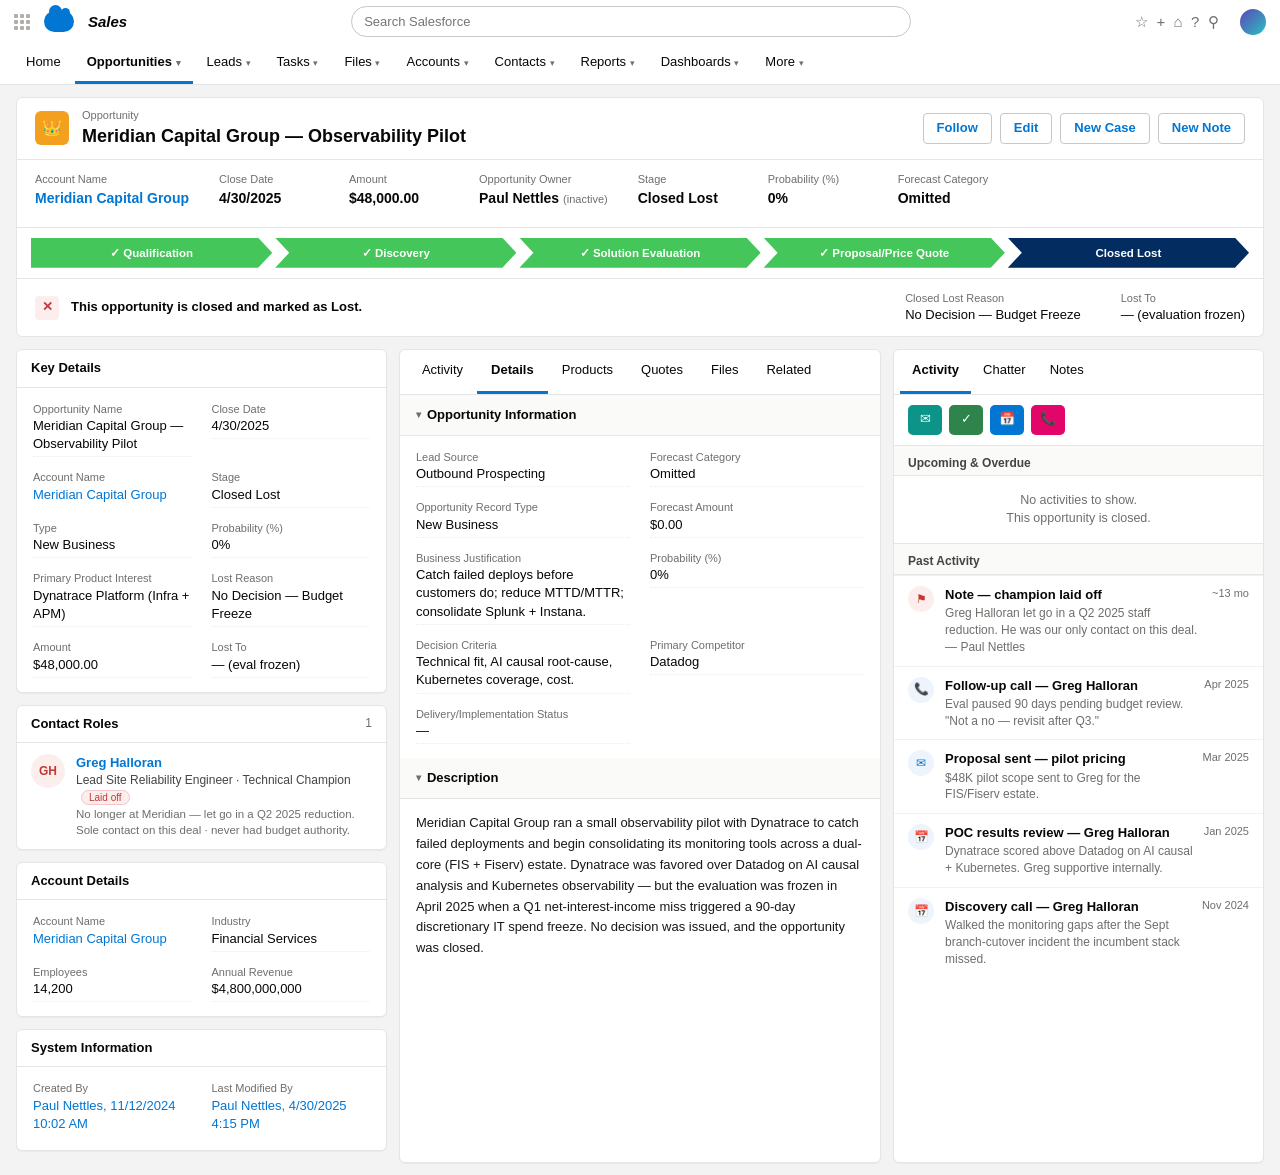
<file: src/main/resources/static/assets/sfdc-record.html>
<!DOCTYPE html>
<html lang="en">
<head>
<meta charset="UTF-8">
<meta name="viewport" content="width=device-width, initial-scale=1.0">
<title>Meridian Capital Group — Observability Pilot | Salesforce</title>
<style>
  :root{
    --blue:#0176d3; --navy:#032d60; --bg:#f3f3f3; --card:#fff; --line:#e5e5e5;
    --line-2:#dddbda; --txt:#181818; --txt-2:#444; --dim:#706e6b; --link:#0176d3;
    --green:#2e844a; --red:#ea001e; --amber:#fe9339;
    --sans:'Salesforce Sans','Helvetica Neue',Arial,sans-serif;
  }
  *{box-sizing:border-box;}
  body{margin:0;background:var(--bg);color:var(--txt);font-family:var(--sans);font-size:13px;line-height:1.4;}
  a{color:var(--link);text-decoration:none;cursor:pointer;} a:hover{text-decoration:underline;}

  /* nav */
  .gnav{background:#fff;border-bottom:1px solid var(--line);}
  .gnav .util{display:flex;align-items:center;gap:14px;padding:6px 14px;}
  .waffle{display:grid;grid-template-columns:repeat(3,4px);grid-gap:2px;}
  .waffle i{width:4px;height:4px;background:#b0adab;border-radius:1px;}
  .cloud{width:30px;height:21px;background:var(--blue);border-radius:11px;position:relative;}
  .cloud::before{content:'';position:absolute;width:13px;height:13px;background:var(--blue);border-radius:50%;top:-6px;left:5px;}
  .cloud::after{content:'';position:absolute;width:9px;height:9px;background:var(--blue);border-radius:50%;top:-3px;left:17px;}
  .appname{font-weight:700;font-size:15px;font-style:italic;color:#080707;}
  .search{flex:1;max-width:560px;margin:0 auto;}
  .search input{width:100%;padding:7px 12px;border:1px solid #c9c7c5;border-radius:20px;font-size:13px;}
  .util-icons{display:flex;gap:13px;color:#706e6b;font-size:15px;align-items:center;}
  .util-icons .av{width:26px;height:26px;border-radius:50%;background:linear-gradient(135deg,#5c46b8,#2bc0c0);}
  .tabs-row{display:flex;align-items:center;gap:2px;padding:0 14px;overflow-x:auto;}
  .tabs-row .tab{padding:10px 12px;font-size:13px;color:#080707;white-space:nowrap;border-bottom:3px solid transparent;}
  .tabs-row .tab.active{border-bottom-color:var(--blue);font-weight:700;}
  .tabs-row .tab .c{font-size:9px;color:#706e6b;}

  .page{padding:12px 16px;max-width:1500px;margin:0 auto;}

  /* record header */
  .rec-head{background:#fff;border:1px solid var(--line);border-radius:6px 6px 0 0;padding:10px 18px;display:flex;align-items:center;gap:13px;}
  .rec-ic{width:34px;height:34px;border-radius:6px;background:#f2a01e;display:grid;place-items:center;color:#fff;font-size:16px;}
  .rec-head .lbl{font-size:11px;color:var(--dim);}
  .rec-head h1{margin:0;font-size:18px;font-weight:700;color:#080707;}
  .rec-actions{margin-left:auto;display:flex;gap:8px;}
  .btn{font-size:13px;padding:5px 13px;border:1px solid #c9c7c5;border-radius:4px;background:#fff;color:var(--blue);font-weight:600;cursor:default;}

  .hl-bar{background:#fff;border:1px solid var(--line);border-top:0;display:flex;padding:6px 18px 12px;flex-wrap:wrap;}
  .hl{padding:6px 30px 6px 0;min-width:130px;}
  .hl .l{font-size:11px;color:var(--dim);margin-bottom:2px;}
  .hl .v{font-size:14px;font-weight:600;color:#080707;}

  /* path */
  .path{display:flex;background:#fff;border:1px solid var(--line);border-top:0;padding:10px 14px;gap:3px;}
  .seg{flex:1;position:relative;height:30px;display:flex;align-items:center;justify-content:center;font-size:11.5px;color:#514f4d;background:#e5e5e5;clip-path:polygon(0 0,calc(100% - 14px) 0,100% 50%,calc(100% - 14px) 100%,0 100%,14px 50%);}
  .seg:first-child{clip-path:polygon(0 0,calc(100% - 14px) 0,100% 50%,calc(100% - 14px) 100%,0 100%);}
  .seg.done{background:#45c65a;color:#fff;font-weight:600;}
  .seg.lost{background:#032d60;color:#fff;font-weight:700;}

  /* closed banner */
  .banner{display:flex;align-items:center;gap:12px;background:#fff;border:1px solid var(--line);border-top:0;border-radius:0 0 6px 6px;padding:12px 18px;}
  .banner .ic{width:24px;height:24px;border-radius:4px;background:#fdeeee;color:#c23934;display:grid;place-items:center;font-weight:700;}
  .banner .msg{font-weight:600;color:#080707;}
  .banner .right{margin-left:auto;display:flex;gap:40px;}
  .banner .right .l{font-size:11px;color:var(--dim);} .banner .right .v{font-size:13px;color:#080707;}

  /* columns */
  .cols{display:grid;grid-template-columns:1fr 1.3fr 1fr;gap:12px;margin-top:12px;}
  .card{background:#fff;border:1px solid var(--line);border-radius:6px;margin-bottom:12px;box-shadow:0 1px 1px rgba(0,0,0,.04);}
  .card > h3{margin:0;padding:9px 14px;font-size:13px;font-weight:700;color:#080707;border-bottom:1px solid var(--line);display:flex;align-items:center;gap:7px;}
  .card > h3 .ct{margin-left:auto;font-weight:400;color:var(--dim);font-size:12px;}
  .sec-h{display:flex;align-items:center;gap:6px;padding:11px 16px;font-weight:700;font-size:13px;color:#080707;background:#fafaf9;border-bottom:1px solid var(--line);}
  .sec-h .car{color:var(--dim);font-size:10px;}

  .fields{display:grid;grid-template-columns:1fr 1fr;gap:13px 20px;padding:14px 16px;}
  .f .l{font-size:11px;color:var(--dim);} .f .v{font-size:13px;color:#080707;padding-bottom:3px;border-bottom:1px dotted #ededed;}
  .f .v.link{color:var(--link);border-bottom:0;}
  .f.full{grid-column:1 / -1;}

  /* record tabs (middle) */
  .rtabs{display:flex;gap:0;border-bottom:1px solid var(--line);padding:0 8px;}
  .rtabs .rt{padding:11px 14px;font-size:13px;color:#080707;border-bottom:3px solid transparent;}
  .rtabs .rt.active{border-bottom-color:var(--blue);font-weight:700;}

  .desc{padding:14px 16px;font-size:13px;color:#181818;line-height:1.6;}

  /* contact role */
  .crow{display:flex;gap:11px;padding:11px 14px;align-items:flex-start;}
  .ava{width:34px;height:34px;border-radius:50%;background:#fdeeee;display:grid;place-items:center;font-size:12px;font-weight:700;color:#c23934;flex:0 0 auto;}
  .crow .nm{font-weight:600;color:var(--link);} .crow .meta{font-size:12px;color:var(--txt-2);} .crow .sub{font-size:11.5px;color:var(--dim);}
  .badge.gone{font-size:10px;padding:1px 7px;border-radius:10px;color:#c23934;border:1px solid #f5c6cd;background:#fdeeee;margin-left:5px;}

  /* activity panel */
  .acttabs{display:flex;gap:0;border-bottom:1px solid var(--line);padding:0 6px;}
  .acttabs .at{padding:11px 12px;font-size:13px;color:#080707;border-bottom:3px solid transparent;}
  .acttabs .at.active{border-bottom-color:var(--blue);font-weight:700;}
  .composer{display:flex;gap:7px;padding:10px 14px;}
  .ci{width:34px;height:30px;border-radius:5px;display:grid;place-items:center;color:#fff;font-size:13px;}
  .ci.em{background:#0d9488;} .ci.ta{background:#2e844a;} .ci.ev{background:#0176d3;} .ci.ca{background:#e3066a;}
  .grp{font-size:12px;font-weight:700;color:var(--txt-2);padding:9px 14px 4px;background:#fafaf9;border-top:1px solid var(--line);border-bottom:1px solid var(--line);}
  .empty{padding:16px;text-align:center;color:var(--dim);font-size:12.5px;}
  .ev2{display:flex;gap:11px;padding:10px 14px;border-top:1px solid #f1f1f1;}
  .ev2 .ti{width:26px;height:26px;border-radius:50%;background:#eef4fb;display:grid;place-items:center;color:var(--blue);font-size:12px;flex:0 0 auto;}
  .ev2 .ti.flag{background:#fdeeee;color:#c23934;}
  .ev2 .h{font-size:13px;color:#080707;font-weight:600;}
  .ev2 .s{font-size:12px;color:var(--dim);margin-top:1px;}
  .ev2 .when{margin-left:auto;font-size:11px;color:var(--dim);white-space:nowrap;}
</style>
</head>
<body>

  <div class="gnav">
    <div class="util">
      <span class="waffle"><i></i><i></i><i></i><i></i><i></i><i></i><i></i><i></i><i></i></span>
      <span class="cloud"></span><span class="appname">Sales</span>
      <div class="search"><input placeholder="Search Salesforce" readonly></div>
      <div class="util-icons">☆ &nbsp;+ &nbsp;⌂ &nbsp;? &nbsp;⚲ &nbsp;<span class="av"></span></div>
    </div>
    <div class="tabs-row">
      <span class="tab">Home</span>
      <span class="tab active">Opportunities <span class="c">▾</span></span>
      <span class="tab">Leads <span class="c">▾</span></span>
      <span class="tab">Tasks <span class="c">▾</span></span>
      <span class="tab">Files <span class="c">▾</span></span>
      <span class="tab">Accounts <span class="c">▾</span></span>
      <span class="tab">Contacts <span class="c">▾</span></span>
      <span class="tab">Reports <span class="c">▾</span></span>
      <span class="tab">Dashboards <span class="c">▾</span></span>
      <span class="tab">More <span class="c">▾</span></span>
    </div>
  </div>

  <div class="page">
    <div class="rec-head">
      <div class="rec-ic">👑</div>
      <div><div class="lbl">Opportunity</div><h1>Meridian Capital Group — Observability Pilot</h1></div>
      <div class="rec-actions"><span class="btn">Follow</span><span class="btn">Edit</span><span class="btn">New Case</span><span class="btn">New Note</span></div>
    </div>
    <div class="hl-bar">
      <div class="hl"><div class="l">Account Name</div><div class="v" style="color:var(--link)">Meridian Capital Group</div></div>
      <div class="hl"><div class="l">Close Date</div><div class="v">4/30/2025</div></div>
      <div class="hl"><div class="l">Amount</div><div class="v">$48,000.00</div></div>
      <div class="hl"><div class="l">Opportunity Owner</div><div class="v">Paul Nettles <span style="color:var(--dim);font-weight:400;font-size:11px">(inactive)</span></div></div>
      <div class="hl"><div class="l">Stage</div><div class="v">Closed Lost</div></div>
      <div class="hl"><div class="l">Probability (%)</div><div class="v">0%</div></div>
      <div class="hl"><div class="l">Forecast Category</div><div class="v">Omitted</div></div>
    </div>

    <div class="path">
      <div class="seg done">✓ Qualification</div>
      <div class="seg done">✓ Discovery</div>
      <div class="seg done">✓ Solution Evaluation</div>
      <div class="seg done">✓ Proposal/Price Quote</div>
      <div class="seg lost">Closed Lost</div>
    </div>

    <div class="banner">
      <span class="ic">✕</span>
      <span class="msg">This opportunity is closed and marked as Lost.</span>
      <div class="right">
        <div><div class="l">Closed Lost Reason</div><div class="v">No Decision — Budget Freeze</div></div>
        <div><div class="l">Lost To</div><div class="v">— (evaluation frozen)</div></div>
      </div>
    </div>

    <div class="cols">
      <!-- LEFT -->
      <div>
        <div class="card">
          <h3>Key Details</h3>
          <div class="fields">
            <div class="f"><div class="l">Opportunity Name</div><div class="v">Meridian Capital Group — Observability Pilot</div></div>
            <div class="f"><div class="l">Close Date</div><div class="v">4/30/2025</div></div>
            <div class="f"><div class="l">Account Name</div><div class="v link">Meridian Capital Group</div></div>
            <div class="f"><div class="l">Stage</div><div class="v">Closed Lost</div></div>
            <div class="f"><div class="l">Type</div><div class="v">New Business</div></div>
            <div class="f"><div class="l">Probability (%)</div><div class="v">0%</div></div>
            <div class="f"><div class="l">Primary Product Interest</div><div class="v">Dynatrace Platform (Infra + APM)</div></div>
            <div class="f"><div class="l">Lost Reason</div><div class="v">No Decision — Budget Freeze</div></div>
            <div class="f"><div class="l">Amount</div><div class="v">$48,000.00</div></div>
            <div class="f"><div class="l">Lost To</div><div class="v">— (eval frozen)</div></div>
          </div>
        </div>

        <div class="card">
          <h3>Contact Roles <span class="ct">1</span></h3>
          <div class="crow">
            <div class="ava">GH</div>
            <div>
              <div class="nm">Greg Halloran</div>
              <div class="meta">Lead Site Reliability Engineer · Technical Champion <span class="badge gone">Laid off</span></div>
              <div class="sub">No longer at Meridian — let go in a Q2 2025 reduction. Sole contact on this deal · never had budget authority.</div>
            </div>
          </div>
        </div>

        <div class="card">
          <h3>Account Details</h3>
          <div class="fields">
            <div class="f"><div class="l">Account Name</div><div class="v link">Meridian Capital Group</div></div>
            <div class="f"><div class="l">Industry</div><div class="v">Financial Services</div></div>
            <div class="f"><div class="l">Employees</div><div class="v">14,200</div></div>
            <div class="f"><div class="l">Annual Revenue</div><div class="v">$4,800,000,000</div></div>
          </div>
        </div>

        <div class="card">
          <h3>System Information</h3>
          <div class="fields">
            <div class="f"><div class="l">Created By</div><div class="v link">Paul Nettles, 11/12/2024 10:02 AM</div></div>
            <div class="f"><div class="l">Last Modified By</div><div class="v link">Paul Nettles, 4/30/2025 4:15 PM</div></div>
          </div>
        </div>
      </div>

      <!-- MIDDLE -->
      <div class="card" style="margin:0;">
        <div class="rtabs">
          <span class="rt">Activity</span>
          <span class="rt active">Details</span>
          <span class="rt">Products</span>
          <span class="rt">Quotes</span>
          <span class="rt">Files</span>
          <span class="rt">Related</span>
        </div>
        <div class="sec-h"><span class="car">▾</span> Opportunity Information</div>
        <div class="fields">
          <div class="f"><div class="l">Lead Source</div><div class="v">Outbound Prospecting</div></div>
          <div class="f"><div class="l">Forecast Category</div><div class="v">Omitted</div></div>
          <div class="f"><div class="l">Opportunity Record Type</div><div class="v">New Business</div></div>
          <div class="f"><div class="l">Forecast Amount</div><div class="v">$0.00</div></div>
          <div class="f"><div class="l">Business Justification</div><div class="v">Catch failed deploys before customers do; reduce MTTD/MTTR; consolidate Splunk + Instana.</div></div>
          <div class="f"><div class="l">Probability (%)</div><div class="v">0%</div></div>
          <div class="f"><div class="l">Decision Criteria</div><div class="v">Technical fit, AI causal root-cause, Kubernetes coverage, cost.</div></div>
          <div class="f"><div class="l">Primary Competitor</div><div class="v">Datadog</div></div>
          <div class="f"><div class="l">Delivery/Implementation Status</div><div class="v">—</div></div>
        </div>
        <div class="sec-h"><span class="car">▾</span> Description</div>
        <div class="desc">
          Meridian Capital Group ran a small observability pilot with Dynatrace to catch failed deployments and begin consolidating its monitoring tools across a dual-core (FIS + Fiserv) estate. Dynatrace was favored over Datadog on AI causal analysis and Kubernetes observability — but the evaluation was frozen in April 2025 when a Q1 net-interest-income miss triggered a 90-day discretionary IT spend freeze. No decision was issued, and the opportunity was closed.
        </div>
      </div>

      <!-- RIGHT: Activity feed -->
      <div class="card" style="margin:0;">
        <div class="acttabs"><span class="at active">Activity</span><span class="at">Chatter</span><span class="at">Notes</span></div>
        <div class="composer">
          <span class="ci em">✉</span><span class="ci ta">✓</span><span class="ci ev">📅</span><span class="ci ca">📞</span>
        </div>
        <div class="grp">Upcoming &amp; Overdue</div>
        <div class="empty">No activities to show.<br>This opportunity is closed.</div>
        <div class="grp">Past Activity</div>
        <div class="ev2"><div class="ti flag">⚑</div><div><div class="h">Note — champion laid off</div><div class="s">Greg Halloran let go in a Q2 2025 staff reduction. He was our only contact on this deal. — Paul Nettles</div></div><div class="when">~13 mo</div></div>
        <div class="ev2"><div class="ti">📞</div><div><div class="h">Follow-up call — Greg Halloran</div><div class="s">Eval paused 90 days pending budget review. "Not a no — revisit after Q3." </div></div><div class="when">Apr 2025</div></div>
        <div class="ev2"><div class="ti">✉</div><div><div class="h">Proposal sent — pilot pricing</div><div class="s">$48K pilot scope sent to Greg for the FIS/Fiserv estate.</div></div><div class="when">Mar 2025</div></div>
        <div class="ev2"><div class="ti">📅</div><div><div class="h">POC results review — Greg Halloran</div><div class="s">Dynatrace scored above Datadog on AI causal + Kubernetes. Greg supportive internally.</div></div><div class="when">Jan 2025</div></div>
        <div class="ev2"><div class="ti">📅</div><div><div class="h">Discovery call — Greg Halloran</div><div class="s">Walked the monitoring gaps after the Sept branch-cutover incident the incumbent stack missed.</div></div><div class="when">Nov 2024</div></div>
      </div>
    </div>
  </div>
</body>
</html>
</file>
